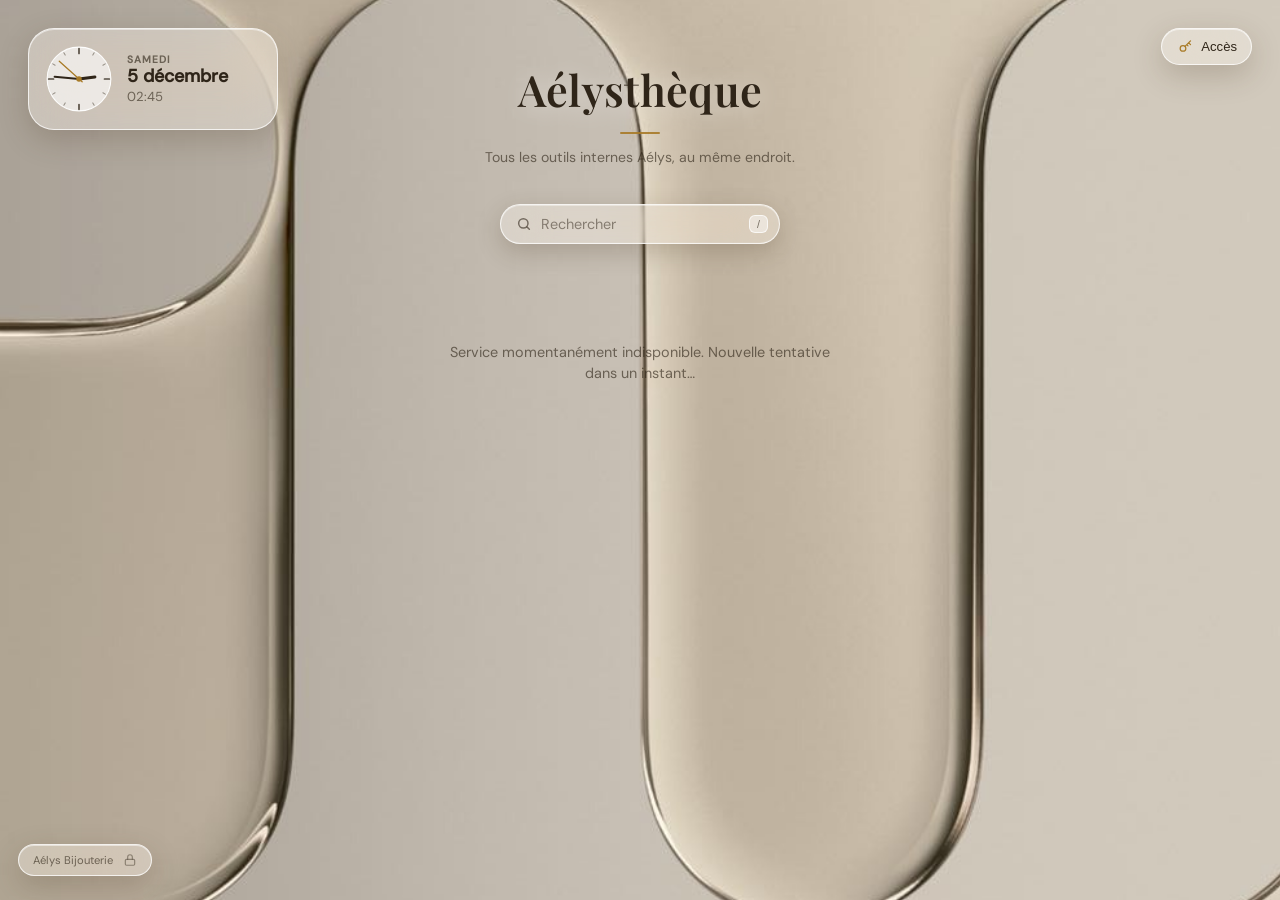
<file: index.html>
<!DOCTYPE html>
<html lang="fr">
<head>
<meta charset="UTF-8" />
<meta name="viewport" content="width=device-width, initial-scale=1.0" />
<meta name="theme-color" content="#cfc6b6" />
<title>Aélysthèque</title>
<meta name="description" content="Aélysthèque : tous les outils internes Aélys Bijouterie, au même endroit." />
<meta property="og:type" content="website" />
<meta property="og:title" content="Aélysthèque" />
<meta property="og:description" content="Tous les outils internes Aélys Bijouterie, au même endroit." />
<meta property="og:image" content="https://aelystheque.vercel.app/wallpaper.jpg" />
<meta name="twitter:card" content="summary" />
  <link rel="icon" type="image/x-icon" href="favicon.ico" />
  <link rel="icon" type="image/png" sizes="32x32" href="favicon-32x32.png" />
  <link rel="icon" type="image/png" sizes="16x16" href="favicon-16x16.png" />
  <link rel="apple-touch-icon" sizes="180x180" href="apple-touch-icon.png" />
<link rel="preload" href="fonts/playfair-display-61a96359.woff2" as="font" type="font/woff2" crossorigin />
<link rel="stylesheet" href="fonts/fonts.css" />
<style>
  :root {
    --ink: #2f2519;
    --ink-soft: rgba(47,37,25,.62);
    --glass: rgba(255,255,255,.34);
    --glass-edge: rgba(255,255,255,.75);
    --gold-light: #A87B27;
    --shadow: 70,52,28;
  }
  * { box-sizing: border-box; -webkit-tap-highlight-color: transparent; }
  html { -webkit-text-size-adjust: 100%; color-scheme: light; }
  body {
    margin: 0;
    min-height: 100vh;
    background: #cfc6b6;
    font-family: -apple-system, BlinkMacSystemFont, 'SF Pro Display', 'SF Pro Text', 'Segoe UI', 'DM Sans', sans-serif;
    color: var(--ink);
    -webkit-font-smoothing: antialiased;
  }
  [hidden] { display: none !important; }
  .glass {
    border: 1px solid var(--glass-edge);
    background: var(--glass);
    -webkit-backdrop-filter: blur(24px) saturate(1.8); backdrop-filter: blur(24px) saturate(1.8);
    box-shadow: inset 0 1px 0 rgba(255,255,255,.5), 0 10px 30px rgba(var(--shadow),.22);
  }

  /* ── Fond d'écran Apple « champagne » + parallaxe ────────────── */
  .wallpaper { position: fixed; inset: -26px; z-index: -1; background-color: #cfc6b6;
    background-image: url("wallpaper.jpg");
    background-size: cover; background-position: center; background-repeat: no-repeat;
    transform: translate3d(var(--px, 0px), var(--py, 0px), 0);
    transition: transform .8s cubic-bezier(.2,.7,.2,1); will-change: transform; }

  @media (max-width: 760px) {
    .wallpaper { background-image:
      radial-gradient(120% 70% at 85% 0%, rgba(255,246,226,.75), transparent 60%),
      radial-gradient(90% 60% at 0% 100%, rgba(150,132,104,.35), transparent 65%),
      linear-gradient(160deg, #dcd1bd 0%, #cbbea6 50%, #b9a98b 100%); }
  }

  /* ── Widget heure (façon iPadOS) ─────────────────────────────── */
  .widget { position: fixed; top: 28px; left: 28px; z-index: 4; width: 250px; padding: 16px; border-radius: 26px; display: grid; gap: 12px; }
  .wd-top { display: flex; align-items: center; gap: 14px; }
  .wd-clock { width: 68px; height: 68px; flex: none; }
  .wd-clock .face { fill: rgba(255,255,255,.62); stroke: rgba(255,255,255,.95); stroke-width: 1; }
  .wd-clock .tick { stroke: rgba(47,37,25,.45); stroke-width: 1; stroke-linecap: round; }
  .wd-clock .tick.big { stroke: rgba(47,37,25,.8); stroke-width: 1.6; }
  .wd-clock .hand { transform-origin: 32px 32px; transition: transform .35s cubic-bezier(.4,2.2,.6,1); }
  .wd-clock .h, .wd-clock .m { stroke: #2f2519; stroke-linecap: round; }
  .wd-clock .s { stroke: #A87B27; stroke-width: 1.2; stroke-linecap: round; }
  .wd-day { font-size: .64rem; letter-spacing: .9px; text-transform: uppercase; color: var(--ink-soft); font-weight: 600; }
  .wd-date { font-size: 1.12rem; font-weight: 600; line-height: 1.15; }
  .wd-time { font-size: .82rem; color: var(--ink-soft); font-variant-numeric: tabular-nums; margin-top: 2px; }
  .wd-next { border-top: 1px solid rgba(255,255,255,.75); padding-top: 10px; font-size: .68rem; color: var(--ink-soft);
    display: flex; justify-content: space-between; align-items: baseline; gap: 8px; }
  .wd-next b { font-size: .95rem; font-weight: 600; color: var(--ink); font-variant-numeric: tabular-nums; }
  @media (max-width: 1180px) { .widget { display: none; } }

  /* ── En-tête ─────────────────────────────────────────────────── */
  header { padding: 60px 24px 6px; text-align: center; }
  header .wordmark {
    margin: 0;
    font-family: 'Playfair Display', serif;
    font-weight: 600;
    font-size: clamp(2rem, 5.5vw, 2.7rem);
    letter-spacing: .3px;
    text-shadow: 0 2px 24px rgba(255,255,255,.5);
  }
  header .rule { width: 40px; height: 2px; background: var(--gold-light); margin: 14px auto; border-radius: 2px; opacity: .9; }
  header p { margin: 0 auto; max-width: 380px; color: var(--ink-soft); font-size: .88rem; line-height: 1.4; }

  /* ── Recherche ───────────────────────────────────────────────── */
  .search-wrap { display: flex; justify-content: center; padding: 30px 24px 4px; }
  .sbox { position: relative; width: 100%; max-width: 280px; transition: max-width .3s cubic-bezier(.2,.8,.2,1); }
  .sbox:focus-within { max-width: 360px; }
  .sbox kbd { position: absolute; right: 12px; top: 50%; transform: translateY(-50%); pointer-events: none;
    font: 500 .68rem -apple-system, BlinkMacSystemFont, 'SF Pro Text', 'Segoe UI', sans-serif; color: var(--ink-soft);
    padding: 2px 7px; border-radius: 6px; background: rgba(255,255,255,.45); border: 1px solid rgba(255,255,255,.7); }
  .sbox:focus-within kbd { display: none; }
  #search {
    width: 100%;
    padding: 10px 16px 10px 40px;
    border-radius: 999px;
    border: 1px solid var(--glass-edge);
    background:
      url("data:image/svg+xml;utf8,<svg xmlns='http://www.w3.org/2000/svg' viewBox='0 0 24 24' fill='none' stroke='%232f2519' stroke-opacity='.6' stroke-width='2.2' stroke-linecap='round'><circle cx='11' cy='11' r='7'/><path d='m20 20-3.5-3.5'/></svg>") no-repeat 15px 50% / 16px,
      var(--glass);
    -webkit-backdrop-filter: blur(24px) saturate(1.8); backdrop-filter: blur(24px) saturate(1.8);
    box-shadow: inset 0 1px 0 rgba(255,255,255,.38), inset 0 -1px 0 rgba(255,255,255,.06), 0 8px 24px rgba(var(--shadow),.22);
    font: 400 .9rem -apple-system, BlinkMacSystemFont, 'SF Pro Text', 'Segoe UI', 'DM Sans', sans-serif;
    color: var(--ink);
    outline: none;
    transition: background-color .2s ease, box-shadow .2s ease;
  }
  #search::placeholder { color: rgba(47,37,25,.5); }
  #search:focus { box-shadow: inset 0 1px 0 rgba(255,255,255,.5), 0 0 0 3px rgba(255,255,255,.18), 0 10px 30px rgba(var(--shadow),.28); }

  /* ── À la une : nouveautés et prochaine sortie ───────────────── */
  .banner { width: calc(100% - 48px); max-width: 560px; margin: 16px auto 0; padding: 10px 18px; border-radius: 18px; text-align: center; font-size: .84rem; line-height: 1.4; color: var(--ink); }
  .news { display: flex; justify-content: center; flex-wrap: wrap; gap: 8px; padding: 16px 24px 0; min-height: 16px; }
  .pill { display: inline-flex; align-items: center; gap: 7px; padding: 6px 13px; border-radius: 999px; font-size: .74rem; font-weight: 500;
    color: var(--ink); text-decoration: none; }
  .pill.new { position: relative; overflow: hidden; }
  .pill.new::before { content: "✦"; color: #A87B27; }
  .pill.new::after { content: ""; position: absolute; inset: 0; transform: translateX(-120%);
    background: linear-gradient(100deg, transparent 30%, rgba(255,255,255,.85) 50%, transparent 70%);
    animation: shimmer 3.4s ease-in-out infinite; }
  .pill.soon::before { content: "◷"; color: var(--ink-soft); }
  @keyframes shimmer { 0%, 55% { transform: translateX(-120%); } 100% { transform: translateX(120%); } }

  /* ── Grille Launchpad ────────────────────────────────────────── */
  main { max-width: 860px; margin: 0 auto; padding: 38px 24px 110px; }
  .grid {
    display: flex; flex-wrap: wrap; justify-content: center;
    gap: 40px 14px;
  }
  .tool {
    display: flex; flex-direction: column; align-items: center; gap: 9px;
    width: 100%; max-width: 112px; flex: none;
    text-decoration: none; color: inherit;
    user-select: none; -webkit-user-select: none; -webkit-touch-callout: none;
  }

  /* Apparition en vague, en diagonale, au premier affichage */
  .grid.intro .tool { opacity: 0; animation: wave .75s cubic-bezier(.2,.8,.2,1) forwards; animation-delay: var(--d, 0ms); }
  @keyframes wave {
    from { opacity: 0; transform: translateY(30px) scale(.8); filter: blur(7px); }
    60%  { filter: blur(0); }
    to   { opacity: 1; transform: none; filter: none; }
  }
  @media (prefers-reduced-motion: reduce) {
    .grid.intro .tool { animation: none; opacity: 1; }
    .tool.reveal .tool-icon, .pill.new::after { animation: none !important; }
    .wallpaper { transition: none; }
  }

  .ti { position: relative; line-height: 0; }

  /* Icône « liquid glass » */
  .tool-icon {
    width: 94px; height: 94px;
    border-radius: 27px;
    display: flex; align-items: center; justify-content: center;
    font-size: 2.4rem; line-height: 1;
    background: var(--tile-bg, linear-gradient(155deg, #4a6fa8, #1b2f55));
    position: relative; overflow: hidden;
    box-shadow:
      0 14px 30px rgba(var(--shadow),.38),
      0 2px 6px rgba(var(--shadow),.28),
      inset 0 0 0 1px rgba(255,255,255,.26),
      inset 0 1.5px 1px rgba(255,255,255,.6),
      inset 0 -12px 20px rgba(255,255,255,.07);
    transition: transform .25s cubic-bezier(.2,.8,.2,1), box-shadow .25s ease;
  }
  .tool-icon img { width: 100%; height: 100%; object-fit: cover; display: block; pointer-events: none; -webkit-user-drag: none; }
  .tool-icon::after {
    content: ""; position: absolute; inset: 0; border-radius: inherit; pointer-events: none; z-index: 3;
    background:
      radial-gradient(120% 75% at var(--mx, 25%) var(--my, -10%), rgba(255,255,255,.6), rgba(255,255,255,0) 58%),
      linear-gradient(180deg, rgba(255,255,255,.14), rgba(255,255,255,0) 40%);
    mix-blend-mode: soft-light;
  }
  .tool:hover .tool-icon {
    transform: translateY(-4px) scale(1.08);
    box-shadow: 0 22px 44px rgba(var(--shadow),.45), 0 4px 10px rgba(var(--shadow),.3),
      inset 0 0 0 1px rgba(255,255,255,.34), inset 0 1.5px 1px rgba(255,255,255,.7), inset 0 -12px 20px rgba(255,255,255,.1);
  }
  .tool:active .tool-icon { transform: scale(.93); transition-duration: .08s; }
  .tool-link:focus-visible .tool-icon { outline: 3px solid rgba(47,37,25,.45); outline-offset: 3px; }

  .tool-name { font-size: .8rem; font-weight: 500; text-align: center; line-height: 1.25; max-width: 108px; text-shadow: 0 1px 8px rgba(255,255,255,.55); }
  .tool-desc { font-size: .66rem; color: var(--ink-soft); text-align: center; line-height: 1.25; max-width: 108px;
    text-shadow: 0 1px 6px rgba(255,255,255,.5); margin-top: -5px; }

  /* Pastille « Nouveau » */
  .badge-new { position: absolute; top: -7px; right: -10px; z-index: 4; padding: 3px 8px; border-radius: 99px; line-height: 1.3;
    font-size: .54rem; font-weight: 700; letter-spacing: .7px; text-transform: uppercase; color: #fff;
    background: linear-gradient(180deg, #EBC06A, #A87B27);
    box-shadow: 0 4px 10px rgba(168,123,39,.5), inset 0 1px 0 rgba(255,255,255,.6); }

  /* ── Outil pas encore sorti ──────────────────────────────────── */
  .tool.locked { cursor: default; }
  .tool.locked:hover .tool-icon, .tool.locked:active .tool-icon { transform: none; }
  .tool-icon .teaser { position: absolute; inset: 0; width: 100%; height: 100%; object-fit: cover;
    filter: blur(8px) saturate(1.3); transform: scale(1.5); }
  .lock {
    position: absolute; inset: 0; z-index: 2;
    display: flex; flex-direction: column; align-items: center; justify-content: center; gap: 3px;
    background: rgba(var(--shadow),.40);
    -webkit-backdrop-filter: blur(3px) saturate(1.4); backdrop-filter: blur(3px) saturate(1.4);
    text-align: center; padding: 4px; color: #fff; transition: background .4s ease;
  }
  .lock .cd { font-size: .86rem; font-weight: 500; font-variant-numeric: tabular-nums; letter-spacing: .2px; line-height: 1.1; text-shadow: 0 1px 8px rgba(var(--shadow),.4); }
  .lock .at { font-size: .54rem; letter-spacing: .8px; text-transform: uppercase; opacity: .9; line-height: 1.2; }
  .lock svg { width: 14px; height: 14px; opacity: .92; }
  .lock.final { background: rgba(168,123,39,.55); }
  .lock.final .cd { animation: beat 1s ease-in-out infinite; }
  @keyframes beat { 0%, 100% { transform: scale(1); } 50% { transform: scale(1.22); } }
  .blur { filter: blur(5px); user-select: none; pointer-events: none; }

  /* Révélation en direct */
  .tool.reveal .tool-icon { animation: unveil 1.3s cubic-bezier(.2,.8,.2,1) both; }
  @keyframes unveil {
    0%   { filter: blur(14px) brightness(1.7); transform: scale(1.3); }
    55%  { filter: blur(0) brightness(1.25); transform: scale(1.08); }
    100% { filter: none; transform: none; }
  }
  .burst { position: fixed; width: 0; height: 0; z-index: 60; pointer-events: none; }
  .burst .ring { position: absolute; left: -48px; top: -48px; width: 96px; height: 96px; border-radius: 50%;
    border: 2px solid rgba(255,238,200,.95);
    box-shadow: 0 0 34px rgba(232,185,85,.85), inset 0 0 30px rgba(255,238,200,.7);
    animation: ring 1.2s cubic-bezier(.2,.7,.2,1) forwards; }
  .burst .ring.r2 { animation-delay: .18s; border-color: rgba(232,185,85,.8); }
  @keyframes ring { from { transform: scale(.3); opacity: 1; } to { transform: scale(3.6); opacity: 0; } }
  .burst .spark { position: absolute; left: -3px; top: -3px; width: 6px; height: 6px; border-radius: 50%;
    background: radial-gradient(circle, #fff, #E8B955); box-shadow: 0 0 10px #E8B955;
    animation: spark 1.2s cubic-bezier(.15,.7,.2,1) forwards; }
  @keyframes spark { from { transform: rotate(var(--a)) translateX(0) scale(1.2); opacity: 1; }
                     to   { transform: rotate(var(--a)) translateX(var(--r)) scale(.2); opacity: 0; } }
  .flash { position: fixed; inset: 0; z-index: 55; pointer-events: none; opacity: 0;
    background: radial-gradient(circle at var(--fx, 50%) var(--fy, 45%), rgba(255,244,214,.9), rgba(255,244,214,0) 60%); }
  .flash.go { animation: flash 1.6s ease-out; }
  @keyframes flash { 0% { opacity: 0; } 12% { opacity: 1; } 100% { opacity: 0; } }

  .empty { text-align: center; color: var(--ink-soft); font-size: .9rem; max-width: 380px; margin: 40px auto 0; line-height: 1.5; }

  /* ── Lien vidéo sous chaque app ──────────────────────────────── */
  .tool-link { display: flex; flex-direction: column; align-items: center; gap: 9px; width: 100%; color: inherit; text-decoration: none; }
  .vid-link { all: unset; box-sizing: border-box; cursor: pointer; display: inline-flex; align-items: center; gap: 5px; margin-top: 1px;
    padding: 4px 11px 4px 9px; border-radius: 999px; font: 500 .66rem -apple-system, BlinkMacSystemFont, 'SF Pro Text', 'Segoe UI', sans-serif;
    color: var(--ink); white-space: nowrap;
    border: 1px solid var(--glass-edge); background: rgba(255,255,255,.5);
    -webkit-backdrop-filter: blur(14px) saturate(1.6); backdrop-filter: blur(14px) saturate(1.6);
    box-shadow: inset 0 1px 0 rgba(255,255,255,.6), 0 3px 10px rgba(var(--shadow),.14);
    transition: transform .15s ease, background .15s ease, color .15s ease; }
  .vid-link svg { width: 9px; height: 9px; fill: #A87B27; transition: fill .15s ease; }
  .vid-link:hover { transform: translateY(-1px); background: #A87B27; color: #fff; }
  .vid-link:hover svg { fill: #fff; }
  .vid-link:focus-visible { outline: 2px solid rgba(47,37,25,.5); outline-offset: 2px; }

  /* ── Lecteur vidéo ───────────────────────────────────────────── */
  .vmodal { position: fixed; inset: 0; z-index: 100; display: flex; align-items: center; justify-content: center; padding: 20px;
    background: rgba(30,22,12,.55); -webkit-backdrop-filter: blur(16px) saturate(1.2); backdrop-filter: blur(16px) saturate(1.2);
    animation: fadein .18s ease; }
  @keyframes fadein { from { opacity: 0; } to { opacity: 1; } }
  .vpanel { position: relative; width: min(980px, 100%); max-height: 100%; overflow: auto; padding: 14px; border-radius: 28px;
    background: rgba(255,255,255,.62); animation: pop .22s cubic-bezier(.2,.8,.2,1); }
  .vstage { aspect-ratio: 16 / 9; background: #000; border-radius: 18px; overflow: hidden; position: relative; }
  .vstage video, .vstage iframe { position: absolute; inset: 0; width: 100%; height: 100%; border: 0; background: #000; }
  .verr { position: absolute; inset: 0; display: flex; flex-direction: column; align-items: center; justify-content: center; gap: 10px;
    margin: 0; color: #fff; font-size: .9rem; text-align: center; padding: 20px; }
  .verr a { color: #EBC06A; }
  .vmeta { padding: 12px 6px 4px; display: flex; align-items: baseline; gap: 10px; flex-wrap: wrap; }
  .vmeta b { font-size: 1rem; font-weight: 600; }
  .vmeta span { font-size: .78rem; color: var(--ink-soft); }
  .vlist { display: flex; flex-wrap: wrap; gap: 8px; padding: 8px 4px 2px; }
  .vlist:empty { display: none; }
  .vlist button { all: unset; box-sizing: border-box; cursor: pointer; padding: 6px 14px; border-radius: 999px; font: 500 .76rem -apple-system, 'Segoe UI', sans-serif;
    background: rgba(255,255,255,.65); border: 1px solid var(--glass-edge); color: var(--ink); }
  .vlist button.on { background: linear-gradient(180deg, #EBC06A, #A87B27); color: #fff; }
  .vlist button:focus-visible { outline: 2px solid rgba(47,37,25,.5); outline-offset: 2px; }
  .vclose { position: absolute; top: 22px; right: 22px; z-index: 3; width: 34px; height: 34px; border-radius: 50%; cursor: pointer;
    border: 1px solid rgba(255,255,255,.5); background: rgba(20,14,8,.5); color: #fff; font-size: 1.25rem; line-height: 1;
    -webkit-backdrop-filter: blur(10px); backdrop-filter: blur(10px); }
  .vclose:hover { background: rgba(20,14,8,.75); }

  /* ── Onglet « Tutos » + bibliothèque ─────────────────────────── */
  .topbtns { position: fixed; top: 28px; right: 28px; z-index: 6; display: flex; gap: 10px; align-items: center; }
  .libbtn { position: relative; display: inline-flex; align-items: center; gap: 8px; cursor: pointer;
    padding: 10px 14px 10px 16px; border-radius: 999px; color: var(--ink);
    font: 500 .82rem -apple-system, BlinkMacSystemFont, 'SF Pro Text', 'Segoe UI', sans-serif; transition: transform .15s ease; }
  .libbtn:hover { transform: translateY(-1px); }
  .libbtn svg { width: 15px; height: 15px; fill: none; stroke: #A87B27; stroke-width: 2; stroke-linecap: round; stroke-linejoin: round; }
  .libbtn .libcount { min-width: 20px; padding: 1px 7px; border-radius: 99px; font-size: .68rem; font-weight: 700; text-align: center; color: #fff;
    background: linear-gradient(180deg, #EBC06A, #A87B27); }
  .cdot { display: none; width: 8px; height: 8px; border-radius: 50%; background: #2F9E5B; box-shadow: 0 0 0 2px rgba(255,255,255,.8); }
  #credBtn.unlocked .cdot { display: inline-block; }
  .libbtn:focus-visible, .libclose:focus-visible, .chip:focus-visible, .vcard:focus-visible { outline: 2px solid rgba(47,37,25,.55); outline-offset: 2px; }

  .libback { position: fixed; inset: 0; z-index: 69; background: rgba(30,22,12,.28); opacity: 0; visibility: hidden;
    -webkit-backdrop-filter: blur(3px); backdrop-filter: blur(3px); transition: opacity .3s ease, visibility 0s .3s; }
  .libback.open { opacity: 1; visibility: visible; transition: opacity .3s ease, visibility 0s; }
  .lib { position: fixed; top: 0; right: 0; bottom: 0; z-index: 70; width: min(640px, 100%); padding: 24px 22px 28px; overflow-y: auto;
    border-radius: 28px 0 0 28px; background: rgba(255,255,255,.64); visibility: hidden; transform: translateX(104%);
    transition: transform .4s cubic-bezier(.2,.8,.2,1), visibility 0s .4s; }
  .lib.open { visibility: visible; transform: none; transition: transform .4s cubic-bezier(.2,.8,.2,1), visibility 0s; }
  .libhead { display: flex; justify-content: space-between; align-items: flex-start; gap: 12px; margin-bottom: 16px; }
  .libhead h2 { margin: 0; font-family: 'Playfair Display', serif; font-size: 1.5rem; font-weight: 600; }
  .libhead p { margin: 4px 0 0; font-size: .8rem; color: var(--ink-soft); }
  .libclose { flex: none; width: 34px; height: 34px; border-radius: 50%; cursor: pointer; font-size: 1.25rem; line-height: 1; color: var(--ink);
    border: 1px solid var(--glass-edge); background: rgba(255,255,255,.6); }
  .libsearch { width: 100%; padding: 10px 16px; border-radius: 999px; border: 1px solid var(--glass-edge); background: rgba(255,255,255,.6);
    font: 400 .88rem -apple-system, BlinkMacSystemFont, 'SF Pro Text', 'Segoe UI', sans-serif; color: var(--ink); outline: none; }
  .libsearch:focus { box-shadow: 0 0 0 3px rgba(168,123,39,.25); }
  .chips { display: flex; flex-wrap: wrap; gap: 8px; margin: 14px 0 18px; }
  .chip { all: unset; box-sizing: border-box; cursor: pointer; padding: 6px 14px; border-radius: 999px; font: 500 .76rem -apple-system, 'Segoe UI', sans-serif;
    background: rgba(255,255,255,.62); border: 1px solid var(--glass-edge); color: var(--ink); }
  .chip.on { background: linear-gradient(180deg, #EBC06A, #A87B27); color: #fff; }
  .libgrid { display: grid; grid-template-columns: repeat(auto-fill, minmax(230px, 1fr)); gap: 18px 16px; }
  .vcard { all: unset; box-sizing: border-box; cursor: pointer; display: block; border-radius: 16px; }
  .vthumb { position: relative; aspect-ratio: 16 / 9; border-radius: 16px; overflow: hidden; display: flex; align-items: center; justify-content: center;
    background: var(--tile-bg, linear-gradient(155deg, #223354, #0d1a2e)); font-size: 2.2rem;
    box-shadow: 0 8px 20px rgba(var(--shadow),.25), inset 0 0 0 1px rgba(255,255,255,.3); transition: transform .2s cubic-bezier(.2,.8,.2,1), box-shadow .2s ease; }
  .vthumb > img:not(.vfi) { position: absolute; inset: 0; width: 100%; height: 100%; object-fit: cover; }
  .vthumb .vfi { width: 46px; height: 46px; border-radius: 12px; object-fit: cover; box-shadow: 0 4px 12px rgba(0,0,0,.3); }
  .vplay { position: absolute; width: 46px; height: 46px; border-radius: 50%; display: flex; align-items: center; justify-content: center;
    background: rgba(255,255,255,.55); border: 1px solid rgba(255,255,255,.85); box-shadow: 0 4px 14px rgba(0,0,0,.25);
    -webkit-backdrop-filter: blur(10px); backdrop-filter: blur(10px); transition: transform .2s ease, background .2s ease; }
  .vplay svg { width: 16px; height: 16px; fill: var(--ink); margin-left: 2px; }
  .vdur { position: absolute; right: 8px; bottom: 8px; padding: 2px 7px; border-radius: 6px; font-size: .68rem; font-weight: 600; color: #fff;
    background: rgba(20,14,8,.65); font-variant-numeric: tabular-nums; }
  .vcard:hover .vthumb { transform: translateY(-3px); box-shadow: 0 16px 32px rgba(var(--shadow),.32), inset 0 0 0 1px rgba(255,255,255,.4); }
  .vcard:hover .vplay { transform: scale(1.12); background: #A87B27; }
  .vcard:hover .vplay svg { fill: #fff; }
  .vct { margin: 9px 2px 0; font-size: .86rem; font-weight: 600; line-height: 1.25; }
  .vcs { margin: 2px 2px 0; font-size: .72rem; color: var(--ink-soft); }
  @media (max-width: 640px) { .topbtns { top: 14px; right: 14px; } .lib { border-radius: 0; } }

  /* ── Onglet « Accès » : identifiants par magasin ─────────────── */
  .credgate { margin-top: 18px; display: flex; flex-direction: column; gap: 12px; max-width: 360px; }
  .credgate .cin { width: 100%; padding: 12px 18px; border-radius: 999px; border: 1px solid var(--glass-edge); background: rgba(255,255,255,.7);
    font: 400 .95rem -apple-system, BlinkMacSystemFont, 'SF Pro Text', 'Segoe UI', sans-serif; color: var(--ink); outline: none; }
  .credgate .cin:focus { box-shadow: 0 0 0 3px rgba(168,123,39,.25); }
  .cbtn { all: unset; box-sizing: border-box; cursor: pointer; padding: 10px 20px; border-radius: 999px; text-align: center; color: #fff;
    font: 600 .85rem -apple-system, BlinkMacSystemFont, 'SF Pro Text', 'Segoe UI', sans-serif; background: linear-gradient(180deg, #EBC06A, #A87B27); }
  .cbtn:disabled { opacity: .6; cursor: default; }
  .cbtn:focus-visible, .cmini:focus-visible, .clink:focus-visible { outline: 2px solid rgba(47,37,25,.55); outline-offset: 2px; }
  .cerr { min-height: 1.2em; font-size: .8rem; color: #B3402F; }
  .cnote { font-size: .72rem; color: var(--ink-soft); line-height: 1.45; }
  .clink { all: unset; cursor: pointer; font-size: .76rem; color: var(--ink-soft); text-decoration: underline; }
  .credtop { display: flex; align-items: center; justify-content: space-between; gap: 10px; margin-bottom: 12px; }
  .credtop b { font-size: .86rem; }
  .cwarn { margin: 0 0 12px; padding: 10px 14px; border-radius: 14px; font-size: .78rem; line-height: 1.45; color: var(--ink);
    background: rgba(235,192,106,.28); border: 1px solid rgba(168,123,39,.35); }
  .clist { display: flex; flex-direction: column; gap: 12px; margin-top: 14px; }
  .ccard { padding: 14px 16px; border-radius: 18px; background: rgba(255,255,255,.62); border: 1px solid var(--glass-edge); }
  .chead { display: flex; align-items: center; gap: 10px; margin-bottom: 8px; }
  .cicon { flex: none; width: 36px; height: 36px; border-radius: 10px; display: flex; align-items: center; justify-content: center; overflow: hidden;
    font-size: 1.1rem; background: var(--tile-bg, linear-gradient(155deg, #223354, #0d1a2e)); box-shadow: inset 0 0 0 1px rgba(255,255,255,.3); }
  .cicon img { width: 100%; height: 100%; object-fit: cover; }
  .chead .cname { flex: 1; min-width: 0; font-weight: 600; font-size: .95rem; }
  .copen { font-size: .72rem; color: #A87B27; text-decoration: none; font-weight: 600; }
  .crow { display: flex; align-items: center; gap: 8px; padding: 6px 0; border-top: 1px solid rgba(47,37,25,.08); }
  .crow .k { flex: none; width: 92px; font-size: .72rem; color: var(--ink-soft); }
  .crow .v { flex: 1; min-width: 0; font: 500 .88rem ui-monospace, 'SF Mono', Consolas, monospace; word-break: break-all; }
  .cmini { all: unset; box-sizing: border-box; cursor: pointer; flex: none; padding: 4px 10px; border-radius: 999px; font-size: .7rem; font-weight: 600;
    background: rgba(255,255,255,.7); border: 1px solid var(--glass-edge); color: var(--ink); }
  .cmini:hover { background: #A87B27; color: #fff; }
  .cnotetxt { margin-top: 6px; font-size: .74rem; color: var(--ink-soft); }

  /* ── Pied ────────────────────────────────────────────────────── */
  footer { position: fixed; left: 18px; bottom: 24px; z-index: 9; display: flex; align-items: center; gap: 10px;
    padding: 8px 14px; border-radius: 999px; white-space: nowrap; font-size: .7rem; color: var(--ink-soft); }
  footer button, footer a { display: inline-flex; color: inherit; opacity: .7; background: none; border: 0; padding: 0; cursor: pointer; transition: opacity .15s ease; }
  footer button:hover, footer a:hover, footer button:focus-visible, footer a:focus-visible { opacity: 1; }
  footer svg { width: 14px; height: 14px; }
  @media (max-width: 760px) { footer .label { display: none; } }

  /* ── Menu contextuel ─────────────────────────────────────────── */
  .ctx { position: fixed; z-index: 80; min-width: 220px; padding: 6px; border-radius: 14px; display: flex; flex-direction: column;
    background: rgba(255,255,255,.72); animation: pop .14s ease; transform-origin: top left; }
  .ctx button { all: unset; box-sizing: border-box; display: block; width: 100%; padding: 7px 12px; border-radius: 8px; cursor: default;
    font: 400 .82rem -apple-system, BlinkMacSystemFont, 'SF Pro Text', 'Segoe UI', sans-serif; color: var(--ink); }
  .ctx button:hover:not(:disabled), .ctx button:focus-visible { background: #A87B27; color: #fff; }
  .ctx button:disabled { color: rgba(47,37,25,.4); }
  .ctx .sep { height: 1px; margin: 5px 8px; background: rgba(47,37,25,.12); }
  @keyframes pop { from { opacity: 0; transform: scale(.96); } to { opacity: 1; transform: none; } }

  .toast { position: fixed; left: 50%; bottom: 100px; transform: translate(-50%, 12px); z-index: 90; opacity: 0; pointer-events: none;
    padding: 9px 18px; border-radius: 999px; font-size: .8rem; color: #fff; background: rgba(47,37,25,.86); transition: opacity .25s, transform .25s; }
  .toast.show { opacity: 1; transform: translate(-50%, 0); }

  @media (max-width: 420px) {
    .grid { gap: 34px 8px; }
    .tool { max-width: 100px; }
    .tool-icon { width: 80px; height: 80px; border-radius: 23px; }
  }
</style>
</head>
<body>

<div class="wallpaper" id="wall" aria-hidden="true"></div>
<div class="flash" id="flash" aria-hidden="true"></div>

<div class="topbtns">
  <button class="libbtn glass" id="credBtn" type="button" aria-expanded="false" aria-controls="cred">
    <svg viewBox="0 0 24 24" aria-hidden="true"><circle cx="8" cy="15" r="4.5"/><path d="M11.2 11.8 20 3m-3 3 3 3m-6-0 2 2"/></svg>
    Accès<span class="cdot" aria-hidden="true"></span>
  </button>
  <button class="libbtn glass" id="libBtn" type="button" aria-expanded="false" aria-controls="lib" hidden>
    <svg viewBox="0 0 24 24" aria-hidden="true"><circle cx="12" cy="12" r="9.5"/><path d="M10 8.5v7l6-3.5z"/></svg>
    Tutos <span class="libcount" id="libCount">0</span>
  </button>
</div>

<aside class="widget glass" id="widget" aria-label="Heure">
  <div class="wd-top">
    <svg class="wd-clock" viewBox="0 0 64 64" aria-hidden="true">
      <circle class="face" cx="32" cy="32" r="30"/>
      <g id="ticks"></g>
      <g class="hand" id="hH"><line class="h" x1="32" y1="32" x2="32" y2="17" stroke-width="3"/></g>
      <g class="hand" id="hM"><line class="m" x1="32" y1="32" x2="32" y2="9" stroke-width="2"/></g>
      <g class="hand" id="hS"><line class="s" x1="32" y1="36" x2="32" y2="7"/></g>
      <circle cx="32" cy="32" r="2.6" fill="#A87B27"/>
    </svg>
    <div>
      <div class="wd-day" id="wdDay"></div>
      <div class="wd-date" id="wdDate"></div>
      <div class="wd-time" id="wdTime"></div>
    </div>
  </div>
  <div class="wd-next" id="wdNext" hidden><span>Prochaine sortie</span><b id="wdCd">--:--:--</b></div>
</aside>

<header>
  <h1 class="wordmark">Aélysthèque</h1>
  <div class="rule"></div>
  <p>Tous les outils internes Aélys, au même endroit.</p>
</header>

<div class="search-wrap">
  <div class="sbox">
    <input id="search" type="search" placeholder="Rechercher" autocomplete="off" aria-label="Rechercher un outil" />
    <kbd>/</kbd>
  </div>
</div>

<div class="banner glass" id="banner" role="status" hidden></div>
<div class="news" id="news" aria-live="polite"></div>

<main>
  <div id="grid" class="grid"></div>
  <p id="emptyMsg" class="empty" style="display:none;"></p>
</main>

<footer class="glass">
  <span class="label">Aélys Bijouterie</span>
  <a href="admin.html" aria-label="Administration" title="Administration">
    <svg viewBox="0 0 24 24" fill="none" stroke="currentColor" stroke-width="2" stroke-linecap="round" stroke-linejoin="round"><rect x="4" y="11" width="16" height="10" rx="2"/><path d="M8 11V7a4 4 0 0 1 8 0v4"/></svg>
  </a>
</footer>

<div class="ctx glass" id="ctx" role="menu" hidden></div>
<div class="toast" id="toast" role="status"></div>
<div class="libback" id="libBack"></div>
<aside class="lib glass" id="lib" aria-label="Bibliothèque de tutos" aria-hidden="true" inert>
  <div class="libhead">
    <div><h2>Tutos vidéo</h2><p>Présentations et tutos de tous les outils Aélys.</p></div>
    <button class="libclose" id="libClose" type="button" aria-label="Fermer">×</button>
  </div>
  <input class="libsearch" id="libSearch" type="search" placeholder="Rechercher un tuto" autocomplete="off" aria-label="Rechercher un tuto" />
  <div class="chips" id="libChips"></div>
  <div class="libgrid" id="libGrid"></div>
</aside>

<div class="libback" id="credBack"></div>
<aside class="lib glass" id="cred" aria-label="Identifiants par magasin" aria-hidden="true" inert>
  <div class="libhead">
    <div><h2>Identifiants</h2><p id="credSub">Les accès aux applis de ton magasin.</p></div>
    <button class="libclose" id="credClose" type="button" aria-label="Fermer">×</button>
  </div>
  <form class="credgate" id="credGate" autocomplete="off">
    <input class="cin" id="credCode" type="password" placeholder="Code du magasin" aria-label="Code du magasin" autocomplete="off" />
    <button class="cbtn" id="credGo" type="submit">Afficher mes identifiants</button>
    <div class="cerr" id="credErr" role="alert"></div>
    <div class="cnote">Le code de ton magasin t’a été donné par la direction. Seuls les identifiants de ton magasin s’affichent. Code oublié ? Demande-le à ta direction.</div>
  </form>
  <div id="credView" hidden>
    <div class="credtop"><b id="credStore"></b><button class="clink" id="credLock" type="button">Verrouiller</button></div>
    <p class="cwarn">ℹ️ Si un mot de passe ne fonctionne pas, c’est qu’il a été changé par l’équipe du magasin : je n’ai pas le nouveau mot de passe.</p>
    <input class="libsearch" id="credSearch" type="search" placeholder="Rechercher une appli" autocomplete="off" aria-label="Rechercher une appli" />
    <div class="clist" id="credList"></div>
  </div>
</aside>

<div class="vmodal" id="vmodal" role="dialog" aria-modal="true" aria-label="Vidéo" hidden>
  <div class="vpanel glass">
    <button class="vclose" id="vclose" type="button" aria-label="Fermer la vidéo">×</button>
    <div class="vstage" id="vstage"></div>
    <div class="vmeta"><b id="vtitle"></b><span id="vtool"></span></div>
    <div class="vlist" id="vlist"></div>
  </div>
</div>

<script src="config.js"></script>
<script>
  const CFG = window.AELYS_CONFIG || {};
  const CACHE_KEY = 'aelytheque.tools.v1';
  const NEW_DAYS = 7;
  const $ = id => document.getElementById(id);
  const grid = $('grid'), searchEl = $('search');

  let tools = [];
  let general = [];          // tutos non liés à un outil
  let offset = 0;            // horloge serveur - horloge de l'appareil
  let reloading = false;
  let loadFailed = false;
  let banner = '';
  let introDone = false;
  let lastHtml = '';
  let lockedPrev = new Set();
  let releaseTimer = null;

  // ── Utilitaires ─────────────────────────────────────────────────

  function escapeHtml(s) {
    return String(s == null ? '' : s).replace(/[&<>"']/g, c => ({'&':'&amp;','<':'&lt;','>':'&gt;','"':'&quot;',"'":'&#39;'}[c]));
  }
  function safeUrl(u) {
    if (!u) return '#';
    return /^(https?:\/\/|\/|\.\/|[\w-]+\.[\w]+$)/i.test(u) ? u : '#';
  }
  function shade(hex, amount) {
    const m = /^#?([0-9a-f]{6})$/i.exec(hex || '');
    if (!m) return null;
    const num = parseInt(m[1], 16);
    const ch = v => Math.max(0, Math.min(255, Math.round(v * amount)));
    return `#${[(num >> 16) & 255, (num >> 8) & 255, num & 255].map(v => ch(v).toString(16).padStart(2,'0')).join('')}`;
  }
  function tileBackground(color) {
    if (!/^#[0-9a-f]{6}$/i.test(color || '')) return null;
    return `linear-gradient(155deg, ${color}, ${shade(color, 0.62)})`;
  }
  const nowMs = () => Date.now() + offset;
  const pad = n => String(n).padStart(2, '0');

  function countdown(ms) {
    const s = Math.max(0, Math.floor(ms / 1000));
    const d = Math.floor(s / 86400), h = Math.floor((s % 86400) / 3600), m = Math.floor((s % 3600) / 60), x = s % 60;
    return d > 0 ? `${d}j ${pad(h)}h${pad(m)}` : `${pad(h)}:${pad(m)}:${pad(x)}`;
  }
  function releaseLabel(ms) {
    const d = new Date(ms), t = new Date(nowMs());
    const hm = `${pad(d.getHours())}:${pad(d.getMinutes())}`;
    return d.toDateString() === t.toDateString() ? `dès ${hm}` : `${pad(d.getDate())}/${pad(d.getMonth() + 1)} · ${hm}`;
  }
  function toast(msg) {
    const t = $('toast'); t.textContent = msg; t.classList.add('show');
    clearTimeout(toast.h); toast.h = setTimeout(() => t.classList.remove('show'), 2400);
  }
  function track(kind, ref) {
    if (!CFG.supabaseUrl || !ref || String(ref).startsWith('f')) return;
    try {
      fetch(`${CFG.supabaseUrl}/rest/v1/rpc/track`, {
        method: 'POST', keepalive: true,
        headers: { apikey: CFG.supabaseAnonKey, Authorization: `Bearer ${CFG.supabaseAnonKey}`, 'Content-Type': 'application/json' },
        body: JSON.stringify({ p_kind: kind, p_ref: String(ref) })
      }).catch(() => {});
    } catch (e) {}
  }
  const findTool = id => tools.find(t => t.id === id);
  const isNew = t => !t.locked && t.releaseAt && nowMs() >= t.releaseAt && nowMs() - t.releaseAt < NEW_DAYS * 864e5;

  // ── Chargement ──────────────────────────────────────────────────

  function normalize(t) {
    return {
      id: t.id, name: t.name, desc: t.descr != null ? t.descr : t.desc,
      url: t.url, icon: t.icon, image: t.image, color: t.color, teaser: t.teaser,
      locked: !!t.locked, releaseAt: t.release_at ? new Date(t.release_at).getTime() : null,
      videos: Array.isArray(t.videos) ? t.videos : []
    };
  }

  async function load() {
    try {
      if (!CFG.supabaseUrl || !CFG.supabaseAnonKey) throw new Error('config');
      const r = await fetch(`${CFG.supabaseUrl}/rest/v1/rpc/get_tools`, {
        method: 'POST',
        headers: { apikey: CFG.supabaseAnonKey, Authorization: `Bearer ${CFG.supabaseAnonKey}`, 'Content-Type': 'application/json' },
        body: '{}'
      });
      if (!r.ok) throw new Error('http ' + r.status);
      const data = await r.json();
      offset = new Date(data.now).getTime() - Date.now();
      tools = data.tools.map(normalize);
      general = Array.isArray(data.general) ? data.general : [];
      banner = typeof data.banner === 'string' ? data.banner : '';
      loadFailed = false;
      try { localStorage.setItem(CACHE_KEY, JSON.stringify(data)); } catch (e) {}
    } catch (e) {
      let cached = null;
      try { cached = JSON.parse(localStorage.getItem(CACHE_KEY)); } catch (e2) {}
      if (cached && cached.tools) {
        offset = new Date(cached.now).getTime() - Date.now();
        tools = cached.tools.map(normalize);
        general = Array.isArray(cached.general) ? cached.general : [];
        banner = typeof cached.banner === 'string' ? cached.banner : '';
      } else {
        tools = []; loadFailed = true;
        setTimeout(refresh, 15000);          // on réessaie tout seul
      }
    }
  }

  // ── Rendu de la grille ──────────────────────────────────────────

  const LOCK_SVG = '<svg viewBox="0 0 24 24" fill="none" stroke="currentColor" stroke-width="2" stroke-linecap="round" stroke-linejoin="round" aria-hidden="true"><rect x="4" y="11" width="16" height="10" rx="2"/><path d="M8 11V7a4 4 0 0 1 8 0v4"/></svg>';

  function iconInner(t) {
    return t.image ? `<img src="${escapeHtml(t.image)}" alt="" draggable="false" />` : escapeHtml(t.icon || '🔗');
  }
  function styleAttr(t) {
    const bg = tileBackground(t.color);
    return bg ? ` style="--tile-bg:${escapeHtml(bg)}"` : '';
  }

  function tileHtml(t, reveal) {
    const id = escapeHtml(t.id);
    if (t.locked && t.releaseAt) {
      const teaser = t.teaser ? `<img class="teaser" src="${escapeHtml(t.teaser)}" alt="" />` : '';
      return `
        <div class="tool locked" data-id="${id}" aria-disabled="true"${styleAttr(t)}>
          <div class="ti"><div class="tool-icon">
            ${teaser}
            <div class="lock" data-release="${t.releaseAt}">${LOCK_SVG}
              <span class="cd">--:--:--</span>
              <span class="at">${escapeHtml(releaseLabel(t.releaseAt))}</span>
            </div>
          </div></div>
          <div class="tool-name blur">${escapeHtml(t.name)}</div>
          <div class="tool-desc blur">${escapeHtml(t.desc)}</div>
        </div>`;
    }
    const badge = isNew(t) ? '<span class="badge-new">Nouveau</span>' : '';
    const desc = t.desc ? `<div class="tool-desc">${escapeHtml(t.desc)}</div>` : '';
    const n = (t.videos || []).length;
    const vlink = n ? `<button type="button" class="vid-link" data-vid="${id}" aria-label="${n > 1 ? n + ' vidéos' : 'Voir la vidéo'} : ${escapeHtml(t.name)}"><svg viewBox="0 0 10 10" aria-hidden="true"><path d="M2 .6v8.8L9.2 5z"/></svg>${n > 1 ? n + ' vidéos' : 'Voir la vidéo'}</button>` : '';
    return `
      <div class="tool${reveal ? ' reveal' : ''}" data-id="${id}"${styleAttr(t)}>
        <a class="tool-link" href="${escapeHtml(safeUrl(t.url))}" draggable="false">
          <div class="ti"><div class="tool-icon">${iconInner(t)}</div>${badge}</div>
          <div class="tool-name">${escapeHtml(t.name)}</div>
          ${desc}
        </a>${vlink}
      </div>`;
  }

  function renderGrid() {
    const emptyMsg = $('emptyMsg');
    const q = searchEl.value.trim().toLowerCase();
    const ordered = tools;
    const list = !q ? ordered : ordered.filter(t => !t.locked &&
      ((t.name || '').toLowerCase().includes(q) || (t.desc || '').toLowerCase().includes(q)));

    renderNews(); scheduleRelease(); renderLibBtn();
    { const bn = $('banner'); bn.textContent = banner; bn.hidden = !banner; }

    if (tools.length === 0 || list.length === 0) {
      grid.innerHTML = ''; lastHtml = '';
      emptyMsg.textContent = tools.length === 0 ? (loadFailed ? 'Service momentanément indisponible. Nouvelle tentative dans un instant…' : 'Aucun outil pour l’instant.') : 'Aucun outil ne correspond à cette recherche.';
      emptyMsg.style.display = 'block';
      return;
    }
    emptyMsg.style.display = 'none';

    const revealIds = tools.filter(t => !t.locked && lockedPrev.has(t.id)).map(t => t.id);
    lockedPrev = new Set(tools.filter(t => t.locked).map(t => t.id));
    const html = list.map(t => tileHtml(t, revealIds.includes(t.id))).join('');

    if (html !== lastHtml) {                 // ne recrée rien si rien n'a changé → pas d'animation rejouée
      lastHtml = html;
      grid.innerHTML = html;
      if (!introDone) { introDone = true; startIntro(); }
      if (revealIds.length) playReveal(revealIds);
    }
    tick();
  }

  // Apparition en vague : diagonale depuis le coin haut-gauche
  function startIntro() {
    if (matchMedia('(prefers-reduced-motion: reduce)').matches) return;
    const top0 = grid.children.length ? grid.children[0].offsetTop : 0;
    const cols = Math.max(1, [...grid.children].filter(c => c.offsetTop === top0).length);
    [...grid.children].forEach((el, i) => {
      el.style.setProperty('--d', (140 + (Math.floor(i / cols) + (i % cols)) * 85) + 'ms');
    });
    grid.classList.add('intro');
    setTimeout(() => grid.classList.remove('intro'), 2800);
  }

  // ── Nouveautés / prochaine sortie ───────────────────────────────

  function nextRelease() {
    return tools.filter(t => t.locked && t.releaseAt).map(t => t.releaseAt).sort((a, b) => a - b)[0] || null;
  }
  function renderNews() {
    const parts = tools.filter(isNew).slice(0, 2).map(t =>
      `<a class="pill new glass" href="${escapeHtml(safeUrl(t.url))}">Nouveau · ${escapeHtml(t.name)}</a>`);
    const nxt = nextRelease();
    if (nxt) parts.push(`<span class="pill soon glass">Bientôt · ${escapeHtml(releaseLabel(nxt))}</span>`);
    const html = parts.join('');
    if ($('news').dataset.h !== html) { $('news').innerHTML = html; $('news').dataset.h = html; }
  }

  // ── Révélation en direct ────────────────────────────────────────

  function playReveal(ids) {
    ids.forEach((id, k) => setTimeout(() => {
      const el = grid.querySelector(`.tool[data-id="${CSS.escape(id)}"]`); if (!el) return;
      el.scrollIntoView({ block: 'center', behavior: 'smooth' });
      setTimeout(() => {
        const r = el.querySelector('.tool-icon').getBoundingClientRect();
        burst(r.left + r.width / 2, r.top + r.height / 2);
      }, 260);
      const t = findTool(id); if (t) toast(`✦ Nouveau : ${t.name}`);
    }, 80 + k * 700));
  }
  function burst(x, y) {
    const fl = $('flash');
    fl.style.setProperty('--fx', (x / innerWidth * 100) + '%'); fl.style.setProperty('--fy', (y / innerHeight * 100) + '%');
    fl.classList.remove('go'); void fl.offsetWidth; fl.classList.add('go');
    const b = document.createElement('div');
    b.className = 'burst'; b.style.left = x + 'px'; b.style.top = y + 'px';
    let h = '<i class="ring"></i><i class="ring r2"></i>';
    for (let i = 0; i < 18; i++) h += `<i class="spark" style="--a:${i * 20 + Math.random() * 14}deg;--r:${70 + Math.random() * 90}px;animation-delay:${Math.random() * .15}s"></i>`;
    b.innerHTML = h; document.body.appendChild(b); setTimeout(() => b.remove(), 1900);
  }

  // ── Horloge, compte à rebours, widget ───────────────────────────

  function buildTicks() {
    let h = '';
    for (let i = 0; i < 12; i++) {
      const big = i % 3 === 0, a = i * 30 * Math.PI / 180, r1 = big ? 24 : 26, r2 = 28.5;
      h += `<line class="tick${big ? ' big' : ''}" x1="${(32 + Math.sin(a) * r1).toFixed(2)}" y1="${(32 - Math.cos(a) * r1).toFixed(2)}" x2="${(32 + Math.sin(a) * r2).toFixed(2)}" y2="${(32 - Math.cos(a) * r2).toFixed(2)}"/>`;
    }
    $('ticks').innerHTML = h;
  }
  function updateWidget(n) {
    const d = new Date(n), local = n - d.getTimezoneOffset() * 6e4;
    $('hH').style.transform = `rotate(${local / 36e5 * 30}deg)`;
    $('hM').style.transform = `rotate(${local / 6e4 * 6}deg)`;
    $('hS').style.transform = `rotate(${Math.floor(local / 1000) * 6}deg)`;
    $('wdDay').textContent = d.toLocaleDateString('fr-FR', { weekday: 'long' });
    $('wdDate').textContent = d.toLocaleDateString('fr-FR', { day: 'numeric', month: 'long' });
    $('wdTime').textContent = d.toLocaleTimeString('fr-FR', { hour: '2-digit', minute: '2-digit' });
    const nxt = nextRelease();
    $('wdNext').hidden = !nxt;
    if (nxt) $('wdCd').textContent = countdown(nxt - n);
  }

  function tick() {
    const n = nowMs();
    let expired = false;
    document.querySelectorAll('.lock[data-release]').forEach(el => {
      const left = Number(el.dataset.release) - n;
      el.querySelector('.cd').textContent = countdown(left);
      el.classList.toggle('final', left > 0 && left <= 10000);   // dernières 10 s : ça pulse
      if (left <= 0) expired = true;
    });
    updateWidget(n);
    // L'heure est passée : on redemande la liste au serveur (c'est lui qui décide).
    if (expired && !reloading) {
      reloading = true;
      refresh().finally(() => setTimeout(() => { reloading = false; }, 700));
    }
  }
  function scheduleRelease() {      // réveil à la milliseconde près, sans attendre le tick suivant
    clearTimeout(releaseTimer);
    const nxt = nextRelease();
    if (nxt) releaseTimer = setTimeout(tick, Math.max(0, nxt - nowMs()) + 40);
  }

  async function refresh() { await load(); renderGrid(); }

  // ── Clic droit ──────────────────────────────────────────────────

  const ctx = $('ctx');
  function closeCtx() { ctx.hidden = true; ctx.innerHTML = ''; }
  function openCtx(x, y, items) {
    ctx.innerHTML = '';
    items.forEach(it => {
      if (it === '-') { const s = document.createElement('div'); s.className = 'sep'; ctx.appendChild(s); return; }
      const b = document.createElement('button');
      b.type = 'button'; b.setAttribute('role', 'menuitem'); b.textContent = it.label; b.disabled = !!it.disabled;
      b.addEventListener('click', () => { closeCtx(); if (it.fn) it.fn(); });
      ctx.appendChild(b);
    });
    ctx.hidden = false;
    const r = ctx.getBoundingClientRect();
    ctx.style.left = Math.max(8, Math.min(x, innerWidth - r.width - 8)) + 'px';
    ctx.style.top = Math.max(8, Math.min(y, innerHeight - r.height - 8)) + 'px';
  }

  document.addEventListener('contextmenu', e => {
    if (/^(input|textarea)$/i.test(e.target.tagName || '')) return;
    e.preventDefault();
    const el = e.target.closest('.tool');
    const t = el && findTool(el.dataset.id);
    if (t && t.locked) {
      openCtx(e.clientX, e.clientY, [{ label: t.releaseAt ? `Disponible ${releaseLabel(t.releaseAt)}` : 'Bientôt disponible', disabled: true }]);
    } else if (t) {
      const abs = new URL(safeUrl(t.url), location.href).href;
      openCtx(e.clientX, e.clientY, [
        { label: 'Ouvrir', fn: () => { location.href = abs; } },
        { label: 'Ouvrir dans un nouvel onglet', fn: () => window.open(abs, '_blank', 'noopener') },
        ...(t.videos && t.videos.length ? [{ label: 'Voir la vidéo', fn: () => openVideos(t.id) }] : []),
        { label: 'Copier le lien', fn: () => { (navigator.clipboard ? navigator.clipboard.writeText(abs) : Promise.reject()).then(() => toast('Lien copié'), () => toast('Copie impossible')); } }
      ]);
    } else {
      openCtx(e.clientX, e.clientY, [{ label: 'Actualiser la liste', fn: () => { lastHtml = ''; refresh(); toast('Liste actualisée'); } }]);
    }
  });
  document.addEventListener('pointerdown', e => { if (!ctx.hidden && !ctx.contains(e.target)) closeCtx(); });
  addEventListener('scroll', closeCtx, { passive: true });
  addEventListener('resize', closeCtx);
  addEventListener('blur', closeCtx);

  // ── Clavier ─────────────────────────────────────────────────────

  searchEl.addEventListener('input', renderGrid);
  document.addEventListener('keydown', e => {
    const typing = /^(input|textarea)$/i.test((e.target.tagName || ''));
    if (e.key === 'Escape') { if (!vmodal.hidden) { closeVideos(); return; } if (lib.classList.contains('open')) { closeLib(); return; } if ($('cred').classList.contains('open')) { closeCred(); return; } if (!ctx.hidden) closeCtx(); return; }
    if ((e.key === '/' && !typing) || ((e.metaKey || e.ctrlKey) && e.key.toLowerCase() === 'k')) {
      e.preventDefault(); searchEl.focus(); searchEl.select();
    }
  });
  searchEl.addEventListener('keydown', e => {
    if (e.key === 'Escape') { searchEl.value = ''; searchEl.blur(); renderGrid(); }
    if (e.key === 'Enter') { const first = grid.querySelector('a.tool-link'); if (first) location.href = first.href; }
  });

  // ── Reflet de verre qui suit le pointeur + parallaxe du fond ────

  grid.addEventListener('click', e => { const a = e.target.closest('a.tool-link'); if (a) track('open', a.closest('.tool').dataset.id); });
  grid.addEventListener('pointermove', e => {
    const ic = e.target.closest && e.target.closest('.tool-icon'); if (!ic) return;
    const r = ic.getBoundingClientRect();
    ic.style.setProperty('--mx', ((e.clientX - r.left) / r.width * 100).toFixed(0) + '%');
    ic.style.setProperty('--my', ((e.clientY - r.top) / r.height * 100).toFixed(0) + '%');
  });
  if (matchMedia('(pointer: fine)').matches && !matchMedia('(prefers-reduced-motion: reduce)').matches) {
    const wall = $('wall');
    addEventListener('pointermove', e => {
      wall.style.setProperty('--px', (-(e.clientX / innerWidth - .5) * 26).toFixed(1) + 'px');
      wall.style.setProperty('--py', (-(e.clientY / innerHeight - .5) * 18).toFixed(1) + 'px');
    });
  }

  // ── Vidéos : lecteur + bibliothèque de tutos ────────────────────

  const vmodal = $('vmodal'), vstage = $('vstage');
  const lib = $('lib'), libBack = $('libBack');
  let vState = null, vOpener = null;
  const warmed = new Map();

  // Fichier MP4/WebM → lecteur natif ; YouTube / Vimeo / Loom → lecteur intégré
  function videoSource(url) {
    let m;
    if ((m = /(?:youtube\.com\/watch\?[^#]*v=|youtu\.be\/|youtube\.com\/embed\/|youtube\.com\/shorts\/)([\w-]{11})/.exec(url)))
      return { type: 'iframe', src: `https://www.youtube-nocookie.com/embed/${m[1]}?autoplay=1&rel=0&modestbranding=1&playsinline=1` };
    if ((m = /vimeo\.com\/(?:video\/)?(\d+)/.exec(url))) return { type: 'iframe', src: `https://player.vimeo.com/video/${m[1]}?autoplay=1` };
    if ((m = /loom\.com\/(?:share|embed)\/([a-f0-9]+)/i.exec(url))) return { type: 'iframe', src: `https://www.loom.com/embed/${m[1]}?autoplay=1` };
    return /^https?:\/\//i.test(url) ? { type: 'video', src: url } : null;
  }

  // Préchauffage : dès que la souris approche, on ouvre la connexion et on charge l'image de couverture
  function warm(v) {
    if (!v) return;
    if (v.poster) new Image().src = v.poster;
    const s = videoSource(v.url);
    if (s && s.type === 'video' && !warmed.has(v.url)) {
      const el = document.createElement('video'); el.preload = 'metadata'; el.muted = true; el.src = s.src; warmed.set(v.url, el);
    }
  }

  function stopStage() {
    const v = vstage.querySelector('video');
    if (v) { v.pause(); v.removeAttribute('src'); v.load(); }
    vstage.innerHTML = '';
  }

  function playVideo(i) {
    const { label, items } = vState, v = items[i];
    vState.i = i; stopStage();
    $('vtitle').textContent = v.title || label;
    $('vtool').textContent = (v.toolName || label) + (items.length > 1 ? ` · ${i + 1}/${items.length}` : '');
    [...$('vlist').children].forEach((b, k) => b.classList.toggle('on', k === i));
    const s = videoSource(v.url);
    if (!s) { vstage.innerHTML = '<p class="verr">Lien vidéo invalide.</p>'; return; }
    if (s.type === 'iframe') {
      const f = document.createElement('iframe');
      f.src = s.src; f.title = v.title || label; f.allowFullscreen = true;
      f.allow = 'autoplay; fullscreen; picture-in-picture'; f.referrerPolicy = 'strict-origin-when-cross-origin';
      vstage.appendChild(f); return;
    }
    const el = document.createElement('video');
    el.controls = true; el.autoplay = true; el.playsInline = true; el.preload = 'auto';
    if (v.poster) el.poster = v.poster;
    el.src = s.src;
    el.addEventListener('ended', () => { if (vState && vState.i < items.length - 1) playVideo(vState.i + 1); });
    el.addEventListener('error', () => {
      vstage.innerHTML = '';
      const p = document.createElement('p'); p.className = 'verr'; p.textContent = 'Impossible de lire cette vidéo ici. ';
      const a = document.createElement('a'); a.href = s.src; a.target = '_blank'; a.rel = 'noopener'; a.textContent = 'Ouvrir dans un nouvel onglet';
      p.appendChild(a); vstage.appendChild(p);
    });
    vstage.appendChild(el);
    el.play().catch(() => {});                  // si le navigateur refuse l'autoplay, le bouton lecture reste là
  }

  // Lit une liste de vidéos à partir de la n-ième ; la suivante démarre à la fin
  function openList(label, items, start, opener) {
    if (!items.length) return;
    vState = { label, items, i: 0 }; vOpener = opener || null;
    const list = $('vlist'); list.innerHTML = '';
    if (items.length > 1 && items.length <= 8) items.forEach((v, k) => {
      const b = document.createElement('button'); b.type = 'button'; b.textContent = `${k + 1} · ${v.title || 'Vidéo ' + (k + 1)}`;
      b.addEventListener('click', () => { playVideo(k); track('video', items[k].id); }); list.appendChild(b);
    });
    vmodal.hidden = false; document.body.style.overflow = 'hidden';
    playVideo(start || 0);
    track('video', items[start || 0].id);
    $('vclose').focus({ preventScroll: true });
  }
  function openVideos(id, start, opener) {
    const t = findTool(id); if (!t || !t.videos || !t.videos.length) return;
    openList(t.name, t.videos.map(v => ({ ...v, toolName: t.name })), start, opener);
  }
  function closeVideos() {
    stopStage(); vmodal.hidden = true; document.body.style.overflow = ''; vState = null;
    if (vOpener && document.contains(vOpener)) vOpener.focus({ preventScroll: true });
    vOpener = null;
  }
  $('vclose').addEventListener('click', closeVideos);
  vmodal.addEventListener('pointerdown', e => { if (e.target === vmodal) closeVideos(); });

  // Lien vidéo sous une app
  grid.addEventListener('click', e => {
    const b = e.target.closest('.vid-link'); if (!b) return;
    e.preventDefault(); openVideos(b.dataset.vid, 0, b);
  });
  grid.addEventListener('pointerover', e => {
    const b = e.target.closest && e.target.closest('.vid-link');
    if (b) { const t = findTool(b.dataset.vid); warm(t && t.videos && t.videos[0]); }
  });

  // ── Onglet « Tutos » : bibliothèque de toutes les vidéos ────────

  let libFilter = 'all', libList = [];

  function libraryItems() {
    const out = general.map(v => ({ ...v, toolId: null, toolName: 'Général', icon: '🎓', color: '#A87B27' }));
    tools.filter(t => !t.locked).forEach(t => (t.videos || []).forEach(v =>
      out.push({ ...v, toolId: t.id, toolName: t.name, icon: t.icon, image: t.image, color: t.color })));
    return out;
  }
  function renderLibBtn() {
    const n = libraryItems().length;
    $('libBtn').hidden = n === 0;
    $('libCount').textContent = n;
    if (lib.classList.contains('open')) renderLib();
  }
  function renderLib() {
    const all = libraryItems(), q = $('libSearch').value.trim().toLowerCase();
    const owners = [];
    all.forEach(v => { const k = v.toolId || 'general'; if (!owners.some(o => o.k === k)) owners.push({ k, name: v.toolName }); });
    if (libFilter !== 'all' && !owners.some(o => o.k === libFilter)) libFilter = 'all';
    $('libChips').innerHTML = [{ k: 'all', name: 'Tout' }, ...owners].map(o =>
      `<button type="button" class="chip${o.k === libFilter ? ' on' : ''}" data-k="${escapeHtml(o.k)}">${escapeHtml(o.name)}</button>`).join('');
    libList = all.filter(v => (libFilter === 'all' || (v.toolId || 'general') === libFilter) &&
      (!q || (v.title || '').toLowerCase().includes(q) || v.toolName.toLowerCase().includes(q)));
    $('libGrid').innerHTML = libList.length ? libList.map((v, i) => {
      const bg = tileBackground(v.color);
      const media = v.poster ? `<img src="${escapeHtml(v.poster)}" alt="" loading="lazy" draggable="false" />`
        : (v.image ? `<img class="vfi" src="${escapeHtml(v.image)}" alt="" draggable="false" />` : escapeHtml(v.icon || '🔗'));
      const dur = v.duration != null ? `<span class="vdur">${Math.floor(v.duration / 60)}:${pad(v.duration % 60)}</span>` : '';
      return `<button type="button" class="vcard" data-i="${i}">
        <div class="vthumb"${bg ? ` style="--tile-bg:${escapeHtml(bg)}"` : ''}>${media}
          <span class="vplay"><svg viewBox="0 0 10 10" aria-hidden="true"><path d="M2 .6v8.8L9.2 5z"/></svg></span>${dur}</div>
        <div class="vct">${escapeHtml(v.title || 'Vidéo')}</div><div class="vcs">${escapeHtml(v.toolName)}</div>
      </button>`;
    }).join('') : '<p class="empty">Aucun tuto trouvé.</p>';
  }
  function openLib() {
    renderLib();
    lib.inert = false; lib.setAttribute('aria-hidden', 'false');
    lib.classList.add('open'); libBack.classList.add('open'); $('libBtn').setAttribute('aria-expanded', 'true');
    $('libClose').focus({ preventScroll: true });
  }
  function closeLib() {
    lib.classList.remove('open'); libBack.classList.remove('open'); $('libBtn').setAttribute('aria-expanded', 'false');
    lib.inert = true; lib.setAttribute('aria-hidden', 'true');
    $('libBtn').focus({ preventScroll: true });
  }
  $('libBtn').addEventListener('click', () => lib.classList.contains('open') ? closeLib() : openLib());
  $('libClose').addEventListener('click', closeLib);
  libBack.addEventListener('pointerdown', closeLib);
  $('libSearch').addEventListener('input', renderLib);
  $('libChips').addEventListener('click', e => {
    const b = e.target.closest('.chip'); if (!b) return;
    libFilter = b.dataset.k; renderLib();
  });
  $('libGrid').addEventListener('click', e => {
    const c = e.target.closest('.vcard'); if (!c) return;
    openList('Tutos', libList, Number(c.dataset.i), c);
  });
  $('libGrid').addEventListener('pointerover', e => {
    const c = e.target.closest && e.target.closest('.vcard'); if (c) warm(libList[Number(c.dataset.i)]);
  });

  // ── Onglet « Accès » : identifiants par magasin ─────────────────
  // Rien n'est stocké dans la page : le serveur ne renvoie que les identifiants du magasin dont on donne le code.

  const credEl = $('cred'), credBack = $('credBack');
  let credData = null, credCode = null, credTimer = null;
  const CRED_IDLE = 5 * 60 * 1000;               // verrouillage automatique 5 min après la fermeture
  const CRED_KEY = 'aelytheque.cred.v1';          // sessionStorage : s'efface à la fermeture de l'onglet

  async function fetchCreds(code) {
    const r = await fetch(`${CFG.supabaseUrl}/rest/v1/rpc/get_credentials`, {
      method: 'POST',
      headers: { apikey: CFG.supabaseAnonKey, Authorization: `Bearer ${CFG.supabaseAnonKey}`, 'Content-Type': 'application/json' },
      body: JSON.stringify({ p_code: code })
    });
    if (r.status === 404) throw new Error('Service pas encore activé (le SQL des identifiants n’a pas été lancé).');
    if (!r.ok) { let m = ''; try { m = (await r.json()).message || ''; } catch (e) {} throw new Error(m || 'Service indisponible, réessaie.'); }
    return r.json();
  }
  function showCredView() {
    $('credGate').hidden = true; $('credView').hidden = false;
    $('credBtn').classList.add('unlocked');
    $('credStore').textContent = '🏬 ' + credData.store;
    $('credSub').textContent = 'Les accès aux applis de ton magasin.';
    renderCred();
  }
  function showCredGate() {
    credData = null; credCode = null; clearTimeout(credTimer);
    $('credBtn').classList.remove('unlocked');
    try { sessionStorage.removeItem(CRED_KEY); } catch (e) {}
    $('credView').hidden = true; $('credGate').hidden = false;
    $('credCode').value = ''; $('credErr').textContent = ''; $('credList').innerHTML = ''; $('credSearch').value = '';
    $('credSub').textContent = 'Entre le code de ton magasin.';
  }
  function renderCred() {
    if (!credData) return;
    const q = $('credSearch').value.trim().toLowerCase();
    const items = credData.items.filter(c => !q || (c.app || '').toLowerCase().includes(q));
    $('credList').innerHTML = items.length ? items.map((c, i) => {
      const t = c.tool_id ? findTool(c.tool_id) : null;
      const bg = t ? tileBackground(t.color) : '';
      const ic = t && t.image ? `<img src="${escapeHtml(t.image)}" alt="" draggable="false" />` : escapeHtml((t && t.icon) || '🔑');
      const open = t && t.url ? `<a class="copen" href="${escapeHtml(safeUrl(t.url))}" target="_blank" rel="noopener">Ouvrir ↗</a>` : '';
      const row = (k, v, kind) => v ? `<div class="crow"><span class="k">${k}</span><span class="v" data-kind="${kind}">${kind === 'pw' ? '••••••••' : escapeHtml(v)}</span>
          ${kind === 'pw' ? '<button class="cmini" type="button" data-a="eye">Afficher</button>' : ''}<button class="cmini" type="button" data-a="copy">Copier</button></div>` : '';
      return `<div class="ccard" data-i="${credData.items.indexOf(c)}">
        <div class="chead"><div class="cicon"${bg ? ` style="--tile-bg:${escapeHtml(bg)}"` : ''}>${ic}</div><div class="cname">${escapeHtml(c.app)}</div>${open}</div>
        ${row('Identifiant', c.login, 'login')}${row('Mot de passe', c.password, 'pw')}
        ${c.note ? `<div class="cnotetxt">${escapeHtml(c.note)}</div>` : ''}
      </div>`;
    }).join('') : `<p class="empty">${q ? 'Aucune appli trouvée.' : 'Aucun identifiant pour ce magasin pour le moment.'}</p>`;
  }
  function copyText(txt) {
    const done = () => toast('Copié');
    if (navigator.clipboard && navigator.clipboard.writeText) navigator.clipboard.writeText(txt).then(done, () => fallbackCopy(txt, done));
    else fallbackCopy(txt, done);
  }
  function fallbackCopy(txt, done) {
    const ta = document.createElement('textarea'); ta.value = txt; ta.style.cssText = 'position:fixed;opacity:0';
    document.body.appendChild(ta); ta.select();
    try { document.execCommand('copy'); done(); } catch (e) { toast('Copie impossible : sélectionne le texte à la main.'); }
    ta.remove();
  }
  async function openCred() {
    clearTimeout(credTimer);
    credEl.inert = false; credEl.setAttribute('aria-hidden', 'false');
    credEl.classList.add('open'); credBack.classList.add('open'); $('credBtn').setAttribute('aria-expanded', 'true');
    if (!credData) {
      let saved = null; try { saved = sessionStorage.getItem(CRED_KEY); } catch (e) {}
      if (saved) {                                  // déjà déverrouillé dans cet onglet
        try { const d = await fetchCreds(saved); if (d) { credData = d; credCode = saved; showCredView(); return; } } catch (e) {}
        showCredGate();
      }
      $('credCode').focus({ preventScroll: true });
    } else $('credClose').focus({ preventScroll: true });
  }
  function closeCred() {
    credEl.classList.remove('open'); credBack.classList.remove('open'); $('credBtn').setAttribute('aria-expanded', 'false');
    credEl.inert = true; credEl.setAttribute('aria-hidden', 'true');
    $('credBtn').focus({ preventScroll: true });
    clearTimeout(credTimer); if (credData) credTimer = setTimeout(showCredGate, CRED_IDLE);
  }
  $('credBtn').addEventListener('click', () => credEl.classList.contains('open') ? closeCred() : openCred());
  $('credClose').addEventListener('click', closeCred);
  credBack.addEventListener('pointerdown', closeCred);
  $('credLock').addEventListener('click', () => { showCredGate(); $('credCode').focus({ preventScroll: true }); });
  $('credSearch').addEventListener('input', renderCred);
  $('credGate').addEventListener('submit', async e => {
    e.preventDefault();
    const code = $('credCode').value.trim(), btn = $('credGo'), err = $('credErr'); err.textContent = '';
    if (!code) { err.textContent = 'Entre le code de ton magasin.'; return; }
    btn.disabled = true; btn.textContent = 'Vérification…';
    try {
      const d = await fetchCreds(code);
      if (!d) { err.textContent = 'Code incorrect.'; $('credCode').select(); return; }
      credData = d; credCode = code;
      try { sessionStorage.setItem(CRED_KEY, code); } catch (e2) {}
      $('credCode').value = ''; showCredView();
    } catch (e2) { err.textContent = e2.message; }
    finally { btn.disabled = false; btn.textContent = 'Afficher mes identifiants'; }
  });
  $('credList').addEventListener('click', e => {
    const b = e.target.closest('button[data-a]'); if (!b || !credData) return;
    const card = b.closest('.ccard'), c = credData.items[Number(card.dataset.i)], row = b.closest('.crow'), v = row.querySelector('.v');
    if (b.dataset.a === 'copy') copyText(v.dataset.kind === 'pw' ? c.password : c.login);
    else if (b.dataset.a === 'eye') {
      const shown = v.dataset.shown === '1';
      v.textContent = shown ? '••••••••' : c.password; v.dataset.shown = shown ? '0' : '1'; b.textContent = shown ? 'Afficher' : 'Masquer';
    }
  });

  // ── Démarrage ───────────────────────────────────────────────────

  document.addEventListener('visibilitychange', () => { if (!document.hidden) refresh(); });
  setInterval(() => { if (!document.hidden) refresh(); }, 5 * 60 * 1000);
  buildTicks();
  setInterval(tick, 1000);
  try {                                            // copie locale d'abord : jamais d'écran vide
    const c = JSON.parse(localStorage.getItem(CACHE_KEY));
    if (c && c.tools) { offset = new Date(c.now).getTime() - Date.now(); tools = c.tools.map(normalize); general = Array.isArray(c.general) ? c.general : []; renderGrid(); }
  } catch (e) {}
  updateWidget(nowMs());
  refresh();
</script>

</body>
</html>
</file>
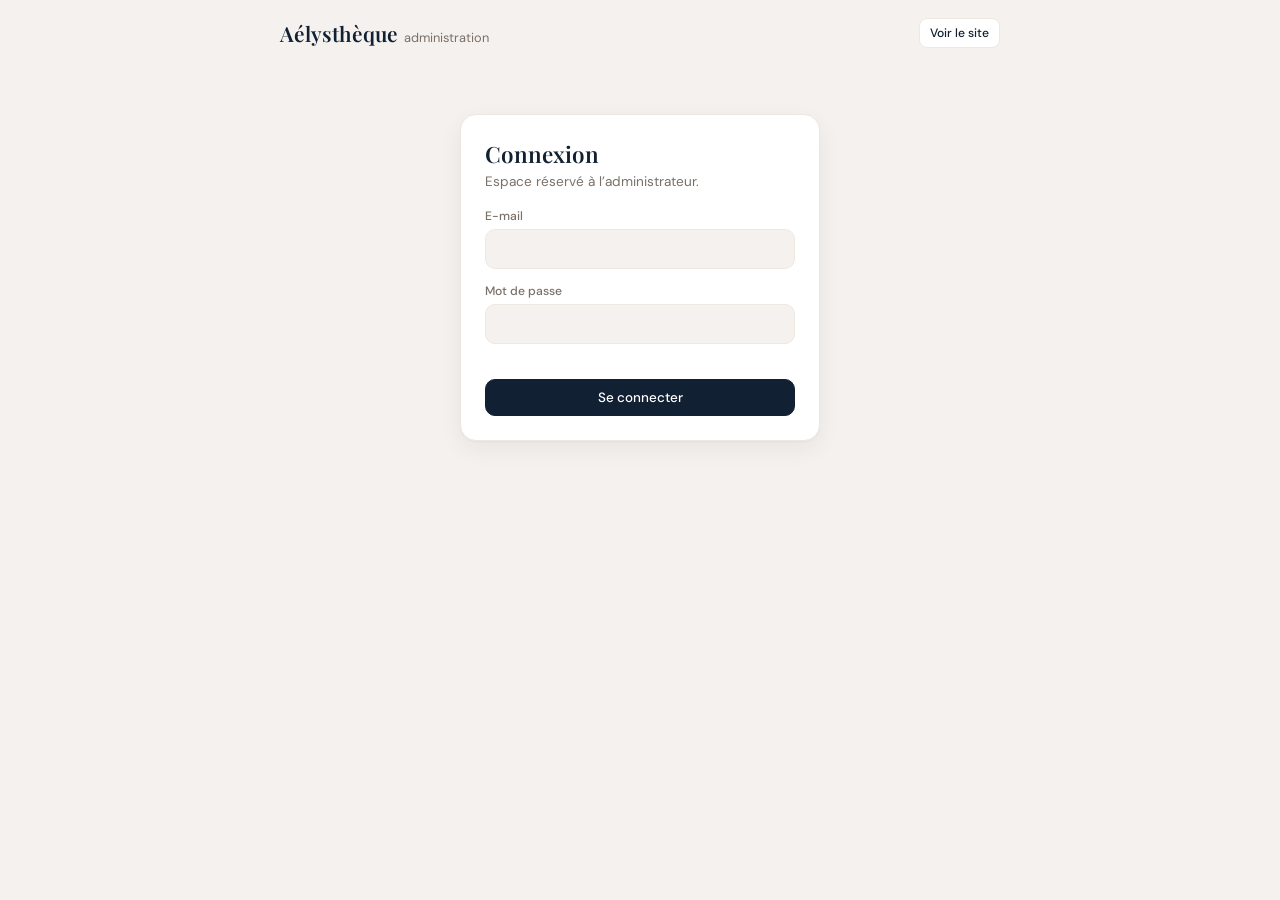
<file: admin.html>
<!DOCTYPE html>
<html lang="fr">
<head>
<meta charset="UTF-8" />
<meta name="viewport" content="width=device-width, initial-scale=1.0" />
<meta name="robots" content="noindex, nofollow" />
<title>Aélysthèque · Administration</title>
<link rel="icon" type="image/png" sizes="32x32" href="favicon-32x32.png" />
<link rel="preload" href="fonts/playfair-display-61a96359.woff2" as="font" type="font/woff2" crossorigin />
<link rel="stylesheet" href="fonts/fonts.css" />
<style>
  :root {
    --cream: #F5F1EE; --sand: #EFE8E0; --gold: #A87B27; --gold-light: #C9A04A;
    --navy: #112033; --white: #FFFFFF; --text: #26313F; --text-muted: #7A7068;
    --ok: #2F7D4F; --warn: #A87B27; --off: #7A7068; --danger: #B3402F;
  }
  * { box-sizing: border-box; -webkit-tap-highlight-color: transparent; }
  body { margin: 0; min-height: 100vh; background: var(--cream); color: var(--text);
         font-family: 'DM Sans', sans-serif; }
  .top { display: flex; align-items: center; justify-content: space-between; gap: 12px;
         padding: 18px 20px; max-width: 760px; margin: 0 auto; }
  .wordmark { font-family: 'Playfair Display', serif; font-weight: 600; font-size: 1.3rem; color: var(--navy); }
  .wordmark small { font-family: 'DM Sans', sans-serif; font-weight: 400; font-size: 0.8rem; color: var(--text-muted); margin-left: 6px; }
  main { max-width: 760px; margin: 0 auto; padding: 8px 20px 60px; }

  .btn { font: 500 0.84rem 'DM Sans', sans-serif; border: 1px solid var(--sand); background: var(--white);
         color: var(--navy); padding: 9px 14px; border-radius: 10px; cursor: pointer; text-decoration: none;
         transition: border-color .15s, background .15s; }
  .btn:hover { border-color: var(--gold-light); }
  .btn.primary { background: var(--navy); color: #fff; border-color: var(--navy); }
  .btn.primary:hover { background: #1b3350; }
  .btn.danger { color: var(--danger); }
  .btn.sm { padding: 6px 10px; font-size: 0.76rem; border-radius: 8px; }
  .btn:disabled { opacity: .5; cursor: default; }
  .btn:focus-visible, input:focus-visible, select:focus-visible { outline: 2px solid var(--gold-light); outline-offset: 2px; }

  .card { background: var(--white); border: 1px solid var(--sand); border-radius: 16px; padding: 24px;
          box-shadow: 0 1px 2px rgba(17,32,51,.04), 0 8px 24px rgba(17,32,51,.06); }
  #login { max-width: 360px; margin: 40px auto 0; }
  #login h1 { font-family: 'Playfair Display', serif; font-size: 1.4rem; margin: 0 0 4px; color: var(--navy); }
  #login p { margin: 0 0 18px; color: var(--text-muted); font-size: .85rem; }

  label { display: block; font-size: .76rem; font-weight: 500; color: var(--text-muted); margin: 14px 0 5px; }
  input[type=text], input[type=email], input[type=password], input[type=url], input[type=datetime-local] {
    width: 100%; font: 400 .9rem 'DM Sans', sans-serif; padding: 10px 12px; border-radius: 10px;
    border: 1px solid var(--sand); background: var(--cream); color: var(--text); }
  input[type=color] { width: 44px; height: 38px; padding: 2px; border: 1px solid var(--sand); border-radius: 10px; background: var(--cream); }
  .msg { font-size: .8rem; margin-top: 12px; min-height: 1.2em; color: var(--danger); }

  .bar { display: flex; align-items: center; justify-content: space-between; margin: 10px 0 14px; }
  .bar h2 { margin: 0; font-family: 'Playfair Display', serif; font-size: 1.15rem; color: var(--navy); }

  .row { display: flex; align-items: center; gap: 14px; padding: 12px; background: var(--white);
         border: 1px solid var(--sand); border-radius: 14px; margin-bottom: 10px; }
  .row.off { opacity: .6; }
  .thumb { flex: none; width: 52px; height: 52px; border-radius: 14px; overflow: hidden; display: flex;
           align-items: center; justify-content: center; font-size: 1.4rem; background: #223354;
           box-shadow: 0 1px 2px rgba(17,32,51,.12); }
  .thumb img { width: 100%; height: 100%; object-fit: cover; }
  .info { flex: 1; min-width: 0; }
  .info b { display: block; font-size: .92rem; color: var(--navy); white-space: nowrap; overflow: hidden; text-overflow: ellipsis; }
  .info span.u { display: block; font-size: .72rem; color: var(--text-muted); white-space: nowrap; overflow: hidden; text-overflow: ellipsis; }
  .badge { display: inline-block; margin-top: 4px; font-size: .68rem; font-weight: 500; padding: 2px 8px; border-radius: 99px; }
  .badge.ok { background: #E4F2E9; color: var(--ok); }
  .badge.warn { background: #F6ECD6; color: var(--warn); }
  .badge.off { background: #ECE7E1; color: var(--off); }
  .actions { display: flex; flex-wrap: wrap; gap: 6px; justify-content: flex-end; max-width: 270px; }

  dialog { border: none; border-radius: 18px; padding: 0; width: min(520px, calc(100vw - 24px)); color: var(--text);
           box-shadow: 0 20px 60px rgba(17,32,51,.3); }
  dialog::backdrop { background: rgba(17,32,51,.45); }
  dialog form { padding: 22px 24px 20px; }
  dialog h3 { margin: 0 0 4px; font-family: 'Playfair Display', serif; color: var(--navy); font-size: 1.2rem; }
  .two { display: grid; grid-template-columns: 1fr auto; gap: 12px; align-items: end; }
  .three { display: grid; grid-template-columns: 90px 1fr; gap: 12px; align-items: end; }
  .radios { display: flex; gap: 8px; margin-top: 4px; }
  .radios label { flex: 1; margin: 0; padding: 10px 12px; border: 1px solid var(--sand); border-radius: 10px; cursor: pointer;
                  font-size: .84rem; color: var(--text); display: flex; align-items: center; gap: 8px; background: var(--cream); }
  .radios input { accent-color: var(--gold); }
  .radios label:has(input:checked) { border-color: var(--gold-light); background: #FBF5E8; }
  .hint { font-size: .72rem; color: var(--text-muted); margin-top: 6px; line-height: 1.4; }
  .foot { display: flex; justify-content: flex-end; gap: 8px; margin-top: 20px; }
  .prevwrap { display: flex; align-items: center; gap: 12px; }

  #toast { position: fixed; left: 50%; bottom: 24px; transform: translateX(-50%) translateY(20px); background: var(--navy);
           color: #fff; padding: 10px 16px; border-radius: 10px; font-size: .84rem; opacity: 0; pointer-events: none;
           transition: opacity .2s, transform .2s; max-width: calc(100vw - 32px); }
  #toast.show { opacity: 1; transform: translateX(-50%) translateY(0); }
  .empty { text-align: center; color: var(--text-muted); padding: 30px 10px; font-size: .88rem; }

  dialog .vbox { padding: 22px 24px 20px; }
  .vdrop { display:flex; flex-direction:column; align-items:center; justify-content:center; gap:4px; text-align:center;
    padding:22px 14px; border:2px dashed var(--sand); border-radius:14px; background:var(--cream); cursor:pointer; margin-top:6px; transition:border-color .15s, background .15s; }
  .vdrop:hover, .vdrop.over { border-color: var(--gold, #C9A24A); background: #fff; }
  .vdrop b { font-size:.92rem; } .vdrop span { font-size:.74rem; color: var(--text-muted); }
  .vdrop.has { border-style:solid; }
  .vor { text-align:center; font-size:.72rem; color: var(--text-muted); margin:10px 0 2px; }
  details.vtech { margin-top:10px; } details.vtech summary { cursor:pointer; font-size:.74rem; color: var(--text-muted); }
  .vrow { display: flex; align-items: center; gap: 12px; padding: 10px; border: 1px solid var(--sand); border-radius: 12px; margin: 10px 0; background: var(--cream); }
  .vposter { flex: none; width: 76px; aspect-ratio: 16/9; border-radius: 8px; overflow: hidden; background: #1c2433; color: #fff;
             display: flex; align-items: center; justify-content: center; font-size: .9rem; }
  .vposter img { width: 100%; height: 100%; object-fit: cover; }
  .vrow .actions { max-width: none; }
  #vdList .empty { padding: 14px 6px; }
  .code { display: block; margin-top: 6px; padding: 8px 10px; border-radius: 8px; background: #f1ebe3; font: 400 .7rem ui-monospace, Consolas, monospace; color: var(--text); word-break: break-all; user-select: all; }
  input[type=file] { font: 400 .84rem 'DM Sans', sans-serif; max-width: 100%; }

  dialog#cdlg { width: min(880px, calc(100vw - 24px)); max-height: calc(100vh - 24px); }
  dialog#cdlg h4 { margin: 22px 0 6px; font-family: 'Playfair Display', serif; color: var(--navy); font-size: 1rem; }
  .ctools { display: flex; gap: 8px; flex-wrap: wrap; margin: 12px 0 4px; }
  .cform { display: grid; grid-template-columns: repeat(2, 1fr); gap: 8px 10px; margin-top: 10px; padding: 12px; border: 1px dashed var(--sand); border-radius: 12px; }
  .cform .wide { grid-column: 1 / -1; }
  .cform label { margin: 2px 0 3px; }
  .cform .foot { grid-column: 1 / -1; margin-top: 6px; }
  select { width: 100%; font: 400 .9rem 'DM Sans', sans-serif; padding: 10px 12px; border-radius: 10px; border: 1px solid var(--sand); background: var(--cream); color: var(--text); }
  .cform input[type=text] { font-size: .86rem; }
  .vrow .badge { margin: 0 0 0 6px; }
  .pw { font-family: ui-monospace, Consolas, monospace; }
  .grip { flex: none; cursor: grab; color: var(--text-muted); user-select: none; font-size: 1.1rem; padding: 0 2px; }
  .row.dragging { opacity: .35; }
  .row.dragover { border-color: var(--gold-light); box-shadow: 0 -3px 0 var(--gold-light); }
  textarea { width: 100%; font: 400 .9rem 'DM Sans', sans-serif; padding: 10px 12px; border-radius: 10px; border: 1px solid var(--sand); background: var(--cream); color: var(--text); resize: vertical; min-height: 78px; }
  .srow { display: grid; grid-template-columns: minmax(0, 1.2fr) minmax(0, 1fr) 42px; gap: 10px; align-items: center; padding: 5px 0; font-size: .84rem; }
  .srow .sn { white-space: nowrap; overflow: hidden; text-overflow: ellipsis; }
  .srow b { text-align: right; color: var(--navy); }
  .sbarw { height: 8px; border-radius: 99px; background: var(--sand); overflow: hidden; }
  .sbar { display: block; height: 100%; border-radius: 99px; background: linear-gradient(90deg, var(--gold-light), var(--gold)); }
  dialog h4 { margin: 18px 0 4px; font-family: 'Playfair Display', serif; color: var(--navy); font-size: 1rem; }
  @media (max-width: 560px) {
    .cform { grid-template-columns: 1fr; }
    .row { flex-wrap: wrap; }
    .actions { max-width: none; justify-content: flex-start; width: 100%; }
  }
</style>
</head>
<body>

<div class="top">
  <div class="wordmark">Aélysthèque<small>administration</small></div>
  <div style="display:flex; gap:8px">
    <a class="btn sm" href="index.html">Voir le site</a>
    <button class="btn sm" id="logout" hidden>Déconnexion</button>
  </div>
</div>

<main>
  <section id="login" class="card" hidden>
    <h1>Connexion</h1>
    <p>Espace réservé à l’administrateur.</p>
    <form id="loginForm">
      <label for="email">E-mail</label>
      <input id="email" type="email" autocomplete="username" required />
      <label for="password">Mot de passe</label>
      <input id="password" type="password" autocomplete="current-password" required />
      <div class="msg" id="loginMsg" role="alert"></div>
      <button class="btn primary" type="submit" style="width:100%; margin-top:8px">Se connecter</button>
    </form>
  </section>

  <section id="app" hidden>
    <div class="bar">
      <h2>Outils</h2>
      <div style="display:flex; gap:8px; flex-wrap:wrap"><button class="btn" id="genBtn">▶ Tutos généraux</button><button class="btn" id="credBtnA">🔑 Identifiants</button><button class="btn" id="stBtn">📊 Statistiques</button><button class="btn" id="bnBtn">📢 Bandeau</button><button class="btn" id="bkBtn" title="Télécharge une copie de tes outils et vidéos">💾 Sauvegarde</button><button class="btn primary" id="addBtn">+ Ajouter un outil</button></div>
    </div>
    <div id="list"></div>
  </section>

  <p id="fatal" class="msg" style="display:none"></p>
</main>

<dialog id="dlg">
  <form id="toolForm">
    <h3 id="dlgTitle">Ajouter un outil</h3>

    <label for="f_name">Nom</label>
    <input id="f_name" type="text" maxlength="40" required />

    <label for="f_descr">Description courte</label>
    <input id="f_descr" type="text" maxlength="80" />

    <label for="f_url">Lien de l’outil</label>
    <input id="f_url" type="url" placeholder="https://…" required />

    <div class="three">
      <div><label for="f_icon">Emoji</label><input id="f_icon" type="text" maxlength="4" placeholder="🔧" /></div>
      <div></div>
    </div>

    <label for="f_file">Favicon / icône (image carrée)</label>
    <div class="prevwrap">
      <div class="thumb" id="f_prev"></div>
      <input id="f_file" type="file" accept="image/png,image/jpeg,image/webp,image/gif,image/svg+xml,image/x-icon" />
    </div>
    <input id="f_image" type="text" placeholder="ou lien d’image (facultatif)" style="margin-top:8px; width:100%; font:400 .84rem 'DM Sans',sans-serif; padding:9px 12px; border-radius:10px; border:1px solid var(--sand); background:var(--cream);" />

    <label for="f_color">Couleur de fond de la tuile</label>
    <input id="f_color" type="color" value="#A87B27" />

    <label>Mise en ligne</label>
    <div class="radios">
      <label><input type="radio" name="mode" value="now" checked /> Tout de suite</label>
      <label><input type="radio" name="mode" value="later" /> Programmée</label>
    </div>
    <div id="laterBox" hidden>
      <label for="f_when">Date et heure de sortie</label>
      <input id="f_when" type="datetime-local" />
      <div class="hint">D’ici là, le public voit une tuile floutée avec un compte à rebours. Le nom, le lien et l’icône réels ne quittent pas la base avant l’heure.</div>
    </div>

    <label for="f_end">Retrait programmé (facultatif)</label>
    <input id="f_end" type="datetime-local" />
    <div class="hint">L’outil disparaît tout seul de la page à cette date. Laisse vide pour qu’il reste en ligne.</div>

    <div class="msg" id="formMsg" role="alert"></div>
    <div class="foot">
      <button type="button" class="btn" id="cancelBtn">Annuler</button>
      <button type="submit" class="btn primary" id="saveBtn">Enregistrer</button>
    </div>
  </form>
</dialog>

<dialog id="vdlg">
  <div class="vbox">
    <h3 id="vdTitle">Vidéos</h3>
    <div class="hint">Ajoute une vidéo en choisissant un fichier ou en collant un lien. 30 minutes maximum.</div>
    <div id="vdList"></div>
    <form id="vForm">
      <label class="vdrop" id="vDrop" for="v_file">
        <b id="vDropT">📁 Choisir ou glisser une vidéo</b>
        <span id="vDropS">MP4 ou WebM · 30 min · 500 Mo max</span>
      </label>
      <input id="v_file" type="file" accept="video/mp4,video/webm" hidden />
      <div class="vor">— ou —</div>
      <input id="v_url" type="url" placeholder="🔗 Colle un lien YouTube, Vimeo ou Loom" aria-label="Lien vidéo" />
      <input id="v_title" type="text" maxlength="60" placeholder="Titre (facultatif : repris du nom du fichier)" aria-label="Titre" style="margin-top:10px" />
      <details class="vtech"><summary>Conseils pour un démarrage instantané</summary>
        <div class="hint">MP4 H.264 en 720p, « optimisé web ».
        <span class="code">ffmpeg -i entree.mp4 -vf scale=-2:720 -c:v libx264 -crf 24 -c:a aac -movflags +faststart sortie.mp4</span>
        (ou HandBrake, preset « Fast 720p30 », case « Optimisé pour le web »).</div>
      </details>
      <div class="msg" id="vMsg" role="alert"></div>
      <div class="foot">
        <button type="button" class="btn" id="vClose">Fermer</button>
        <button type="submit" class="btn primary" id="vAdd">Ajouter</button>
      </div>
    </form>
  </div>
</dialog>

<dialog id="cdlg">
  <div class="vbox">
    <h3>Identifiants des applis</h3>
    <div class="hint">Ce que les magasins voient dans l’onglet « Accès » : chaque magasin tape son code et ne voit que ses identifiants, plus ceux communs à tous les magasins.</div>
    <div class="ctools">
      <button type="button" class="btn sm" id="cExport">⬇ Exporter en Excel</button>
      <button type="button" class="btn sm" id="cImportBtn">⬆ Importer un Excel</button>
      <button type="button" class="btn sm" id="cTemplate">Modèle vide</button>
      <input type="file" id="cImport" accept=".xlsx,.xls,.csv" hidden />
    </div>
    <div class="msg" id="cMsg" role="alert"></div>

    <h4>Magasins <span style="font-weight:400;font-size:.76rem;color:var(--text-muted)">· un code d’accès par magasin</span></h4>
    <div id="sList"></div>
    <form id="sForm" class="cform" autocomplete="off">
      <div><label for="s_name">Nom du magasin</label><input id="s_name" type="text" maxlength="60" required /></div>
      <div><label for="s_code">Code d’accès</label><input id="s_code" type="text" maxlength="60" required autocomplete="off" /></div>
      <div class="foot"><button type="button" class="btn sm" id="sCancel" hidden>Annuler</button><button type="submit" class="btn sm primary" id="sAdd">Ajouter le magasin</button></div>
    </form>

    <h4>Identifiants</h4>
    <select id="cFilter" aria-label="Filtrer par magasin"></select>
    <div id="cList"></div>
    <form id="cForm" class="cform" autocomplete="off">
      <div class="wide"><label for="c_store">Pour quel magasin ?</label><select id="c_store"></select></div>
      <div><label for="c_app">Application</label><input id="c_app" type="text" maxlength="60" list="c_apps" required /><datalist id="c_apps"></datalist></div>
      <div><label for="c_login">Identifiant</label><input id="c_login" type="text" maxlength="120" autocomplete="off" /></div>
      <div><label for="c_pw">Mot de passe</label><input id="c_pw" type="text" maxlength="120" autocomplete="off" /></div>
      <div><label for="c_note">Note (facultatif)</label><input id="c_note" type="text" maxlength="160" /></div>
      <div class="foot"><button type="button" class="btn sm" id="cCancel" hidden>Annuler</button><button type="submit" class="btn sm primary" id="cAdd">Ajouter l’identifiant</button></div>
    </form>

    <div class="foot"><button type="button" class="btn" id="cClose">Fermer</button></div>
  </div>
</dialog>

<dialog id="stdlg">
  <div class="vbox">
    <h3>Statistiques</h3>
    <div class="hint">Comptage anonyme : on sait quel outil est ouvert et quelle vidéo est lue, jamais par qui.</div>
    <label for="stDays">Période</label>
    <select id="stDays"><option value="7">7 derniers jours</option><option value="30" selected>30 derniers jours</option><option value="90">90 derniers jours</option><option value="365">12 derniers mois</option></select>
    <div id="stBody"></div>
    <div class="foot"><button type="button" class="btn" id="stClose">Fermer</button></div>
  </div>
</dialog>

<dialog id="bndlg">
  <div class="vbox">
    <h3>Bandeau d’annonce</h3>
    <div class="hint">Un message affiché en haut de la page d’accueil pour tout le monde (maintenance, rappel, nouveauté…). Vide = aucun bandeau.</div>
    <label for="bn_text">Message</label>
    <textarea id="bn_text" maxlength="240" placeholder="Ex. : Les outils seront indisponibles ce soir de 22h à 23h pour maintenance."></textarea>
    <div class="msg" id="bnMsg" role="alert"></div>
    <div class="foot"><button type="button" class="btn" id="bnClose">Fermer</button><button type="button" class="btn danger" id="bnClear">Retirer le bandeau</button><button type="button" class="btn primary" id="bnSave">Publier</button></div>
  </div>
</dialog>

<div id="toast" role="status"></div>

<script src="vendor/supabase-2.45.4.min.js"></script>
<script src="vendor/xlsx-0.20.3.full.min.js"></script>
<script src="config.js"></script>
<script>
(function () {
  const C = window.AELYS_CONFIG || {};
  const $ = s => document.querySelector(s);
  const pad = n => String(n).padStart(2, '0');
  const esc = s => String(s == null ? '' : s).replace(/[&<>"']/g, c => ({'&':'&amp;','<':'&lt;','>':'&gt;','"':'&quot;',"'":'&#39;'}[c]));

  if (!C.supabaseUrl || !C.supabaseAnonKey || !window.supabase) {
    const f = $('#fatal');
    f.style.display = 'block';
    f.textContent = 'Configuration manquante : renseigne config.js (voir LISEZ-MOI.md, étape 5).';
    return;
  }
  const sb = window.supabase.createClient(C.supabaseUrl, C.supabaseAnonKey);

  let tools = [];
  let editing = null;

  // ── Utilitaires visuels ─────────────────────────────────────────

  function shade(hex, a) {
    const m = /^#?([0-9a-f]{6})$/i.exec(hex || '');
    if (!m) return '#0d1a2e';
    const n = parseInt(m[1], 16), ch = v => Math.max(0, Math.min(255, Math.round(v * a)));
    return '#' + [(n >> 16) & 255, (n >> 8) & 255, n & 255].map(v => ch(v).toString(16).padStart(2, '0')).join('');
  }
  const gradient = c => `linear-gradient(155deg, ${c}, ${shade(c, 0.62)})`;

  function toast(msg) {
    const t = $('#toast'); t.textContent = msg; t.classList.add('show');
    clearTimeout(toast.h); toast.h = setTimeout(() => t.classList.remove('show'), 2600);
  }

  const toLocalInput = iso => {
    const d = new Date(iso);
    return `${d.getFullYear()}-${pad(d.getMonth() + 1)}-${pad(d.getDate())}T${pad(d.getHours())}:${pad(d.getMinutes())}`;
  };
  function default17h() {
    const d = new Date(); d.setHours(17, 0, 0, 0);
    if (d.getTime() < Date.now()) d.setDate(d.getDate() + 1);
    return toLocalInput(d);
  }
  const fmtDate = iso => {
    const d = new Date(iso);
    return `${pad(d.getDate())}/${pad(d.getMonth() + 1)} à ${pad(d.getHours())}:${pad(d.getMinutes())}`;
  };

  // ── Images : recadrage carré + mini-aperçu pour l’effet flou ────

  function loadImage(src) {
    return new Promise((res, rej) => {
      const im = new Image(); im.crossOrigin = 'anonymous';
      im.onload = () => res(im); im.onerror = rej; im.src = src;
    });
  }
  function drawCover(ctx, im, size) {
    const w = im.naturalWidth || im.width, h = im.naturalHeight || im.height, s = Math.min(w, h);
    ctx.drawImage(im, (w - s) / 2, (h - s) / 2, s, s, 0, 0, size, size);
  }
  function squareBlob(im, size) {
    const c = document.createElement('canvas'); c.width = c.height = size;
    drawCover(c.getContext('2d'), im, size);
    return new Promise(res => c.toBlob(res, 'image/png'));
  }
  // 16×16 px : trop petit pour être « dé-flouté » en lecture de texte,
  // mais assez pour garder les couleurs et la silhouette de l’icône.
  function makeTeaser(im, color, emoji) {
    const S = 16, c = document.createElement('canvas'); c.width = c.height = S;
    const ctx = c.getContext('2d');
    const g = ctx.createLinearGradient(0, 0, S, S);
    g.addColorStop(0, color); g.addColorStop(1, shade(color, 0.62));
    ctx.fillStyle = g; ctx.fillRect(0, 0, S, S);
    if (im) drawCover(ctx, im, S);
    else { ctx.font = '10px sans-serif'; ctx.textAlign = 'center'; ctx.textBaseline = 'middle'; ctx.fillText(emoji || '🔗', S / 2, S / 2 + 1); }
    return c.toDataURL('image/png');
  }

  function thumbHtml(t) {
    const inner = t.image ? `<img src="${esc(t.image)}" alt="" />` : esc(t.icon || '🔗');
    return `<div class="thumb" style="background:${esc(gradient(t.color || '#A87B27'))}">${inner}</div>`;
  }

  // ── Connexion ───────────────────────────────────────────────────

  function show(which) {
    $('#login').hidden = which !== 'login';
    $('#app').hidden = which !== 'app';
    $('#logout').hidden = which !== 'app';
  }

  async function boot() {
    const { data } = await sb.auth.getSession();
    if (!data.session) return show('login');
    const { data: ok } = await sb.rpc('is_admin');
    if (!ok) {
      await sb.auth.signOut();
      show('login');
      $('#loginMsg').textContent = 'Ce compte n’a pas les droits d’administration.';
      return;
    }
    show('app');
    await refresh();
  }

  $('#loginForm').addEventListener('submit', async e => {
    e.preventDefault();
    const msg = $('#loginMsg'); msg.textContent = '';
    const { error } = await sb.auth.signInWithPassword({ email: $('#email').value.trim(), password: $('#password').value });
    if (error) { msg.textContent = 'Identifiants incorrects.'; return; }
    $('#password').value = '';
    boot();
  });
  $('#logout').addEventListener('click', async () => { await sb.auth.signOut(); show('login'); });

  // ── Liste ───────────────────────────────────────────────────────

  let videos = {};      // id de l'outil -> liste de vidéos
  let vTool = null;     // null = tutos généraux (non liés à un outil)
  const vKey = () => vTool ? vTool.id : 'general';

  async function refresh() {
    const [a, b] = await Promise.all([
      sb.from('tools').select('*').order('position').order('created_at'),
      sb.from('tool_videos').select('*').order('position').order('created_at')
    ]);
    if (a.error) { toast('Erreur de chargement : ' + a.error.message); return; }
    tools = a.data;
    videos = {};
    if (b.error) { if (!refresh.warned) { refresh.warned = true; toast('Vidéos indisponibles : exécute supabase-videos.sql dans Supabase.'); } }
    else (b.data || []).forEach(v => { const k = v.tool_id || 'general'; (videos[k] = videos[k] || []).push(v); });
    render();
    if ($('#vdlg').open) { if (vTool) vTool = tools.find(t => t.id === vTool.id) || vTool; renderVideos(); }
  }

  function status(t) {
    if (!t.active) return ['off', 'Masqué'];
    if (t.end_at && new Date(t.end_at).getTime() <= Date.now()) return ['off', 'Terminé · ' + fmtDate(t.end_at)];
    if (t.release_at && new Date(t.release_at).getTime() > Date.now()) return ['warn', 'Programmé · ' + fmtDate(t.release_at)];
    return ['ok', t.end_at ? 'En ligne · jusqu’au ' + fmtDate(t.end_at) : 'En ligne'];
  }

  function render() {
    const list = $('#list');
    if (!tools.length) { list.innerHTML = '<div class="empty">Aucun outil. Ajoute le premier !</div>'; return; }
    list.innerHTML = tools.map((t, i) => {
      const [cls, label] = status(t);
      const scheduled = cls === 'warn';
      return `
      <div class="row${t.active ? '' : ' off'}" data-id="${esc(t.id)}" draggable="true">
        <span class="grip" aria-hidden="true" title="Glisser pour changer l’ordre">⠿</span>
        ${thumbHtml(t)}
        <div class="info"><b>${esc(t.name)}</b><span class="u">${esc(t.url)}</span><span class="badge ${cls}">${esc(label)}</span></div>
        <div class="actions">
          <button class="btn sm" data-a="up" ${i === 0 ? 'disabled' : ''} aria-label="Monter">↑</button>
          <button class="btn sm" data-a="down" ${i === tools.length - 1 ? 'disabled' : ''} aria-label="Descendre">↓</button>
          <button class="btn sm" data-a="edit">Modifier</button>
          <button class="btn sm" data-a="dup">Dupliquer</button>
          <button class="btn sm" data-a="vid">▶ Vidéos${(videos[t.id] || []).length ? ' (' + videos[t.id].length + ')' : ''}</button>
          ${scheduled ? '<button class="btn sm" data-a="now">Publier maintenant</button>' : ''}
          <button class="btn sm" data-a="toggle">${t.active ? 'Retirer' : 'Remettre'}</button>
          <button class="btn sm danger" data-a="del">Supprimer</button>
        </div>
      </div>`;
    }).join('');
  }

  $('#list').addEventListener('click', async e => {
    const b = e.target.closest('button[data-a]'); if (!b) return;
    const id = b.closest('.row').dataset.id;
    const i = tools.findIndex(t => t.id === id), t = tools[i];
    const a = b.dataset.a;
    if (a === 'edit') return openForm(t);
    if (a === 'dup') return openForm(t, true);
    if (a === 'vid') return openVideoDlg(t);
    if (a === 'up' || a === 'down') return move(i, a === 'up' ? -1 : 1);
    if (a === 'now') { if (!confirm(`Publier « ${t.name} » maintenant ?`)) return; return update(id, { release_at: null }, 'Publié.'); }
    if (a === 'toggle') return update(id, { active: !t.active }, t.active ? 'Retiré de la page.' : 'Remis en ligne.');
    if (a === 'del') return remove(t);
  });

  let dragId = null;
  const clearDrag = () => document.querySelectorAll('.row.dragging, .row.dragover').forEach(x => x.classList.remove('dragging', 'dragover'));
  $('#list').addEventListener('dragstart', e => {
    const r = e.target.closest && e.target.closest('.row'); if (!r) return;
    dragId = r.dataset.id; r.classList.add('dragging'); e.dataTransfer.effectAllowed = 'move'; e.dataTransfer.setData('text/plain', dragId);
  });
  $('#list').addEventListener('dragend', () => { dragId = null; clearDrag(); });
  $('#list').addEventListener('dragover', e => {
    const r = e.target.closest && e.target.closest('.row'); if (!r || !dragId) return;
    e.preventDefault();
    document.querySelectorAll('.row.dragover').forEach(x => x.classList.remove('dragover'));
    if (r.dataset.id !== dragId) r.classList.add('dragover');
  });
  $('#list').addEventListener('drop', async e => {
    const r = e.target.closest && e.target.closest('.row'); if (!r || !dragId) return;
    e.preventDefault();
    const from = tools.findIndex(t => t.id === dragId), to = tools.findIndex(t => t.id === r.dataset.id);
    dragId = null; clearDrag();
    if (from < 0 || to < 0 || from === to) return;
    const arr = tools.slice(); const [m] = arr.splice(from, 1); arr.splice(to, 0, m);
    const res = await Promise.all(arr.map((t, k) => t.position === k ? null : sb.from('tools').update({ position: k }).eq('id', t.id)).filter(Boolean));
    if (res.some(x => x.error)) toast('Erreur lors du déplacement.');
    refresh();
  });

  async function update(id, patch, okMsg) {
    const { error } = await sb.from('tools').update(patch).eq('id', id);
    if (error) return toast('Erreur : ' + error.message);
    toast(okMsg); refresh();
  }

  async function move(i, dir) {
    const j = i + dir; if (j < 0 || j >= tools.length) return;
    const jobs = tools.map((t, k) => {
      const pos = k === i ? j : k === j ? i : k;
      return t.position === pos ? null : sb.from('tools').update({ position: pos }).eq('id', t.id);
    }).filter(Boolean);
    const res = await Promise.all(jobs);
    if (res.some(r => r.error)) toast('Erreur lors du déplacement.');
    refresh();
  }

  async function remove(t) {
    if (!confirm(`Supprimer définitivement « ${t.name} » ?\n(Astuce : « Retirer » le masque sans le supprimer.)`)) return;
    const vfiles = videos[t.id] || [];
    const { error } = await sb.from('tools').delete().eq('id', t.id);
    if (error) return toast('Erreur : ' + error.message);
    vfiles.forEach(removeVideoFiles);
    const m = /\/storage\/v1\/object\/public\/icons\/([^?]+)/.exec(t.image || '');
    if (m) sb.storage.from('icons').remove([decodeURIComponent(m[1])]);   // nettoyage, sans bloquer
    toast('Supprimé.'); refresh();
  }

  // ── Formulaire ajout / modification ─────────────────────────────

  const dlg = $('#dlg'), form = $('#toolForm');
  const modeVal = () => form.mode.value;

  function syncMode() { $('#laterBox').hidden = modeVal() !== 'later'; }
  form.querySelectorAll('input[name=mode]').forEach(r => r.addEventListener('change', () => {
    syncMode();
    if (modeVal() === 'later' && !$('#f_when').value) $('#f_when').value = default17h();
  }));

  function previewTile() {
    const file = $('#f_file').files[0], url = $('#f_image').value.trim();
    const color = $('#f_color').value, emoji = $('#f_icon').value.trim() || '🔗';
    const p = $('#f_prev');
    p.style.background = gradient(color);
    if (file) p.innerHTML = `<img src="${esc(URL.createObjectURL(file))}" alt="" />`;
    else if (url) p.innerHTML = `<img src="${esc(url)}" alt="" />`;
    else p.textContent = emoji;
  }
  ['#f_file', '#f_image', '#f_color', '#f_icon'].forEach(s => $(s).addEventListener('input', previewTile));

  function openForm(t, asCopy) {
    editing = (t && !asCopy) ? t : null;
    form.reset();
    $('#formMsg').textContent = '';
    $('#dlgTitle').textContent = asCopy ? 'Dupliquer l’outil' : (t ? 'Modifier l’outil' : 'Ajouter un outil');
    $('#f_name').value = t ? t.name + (asCopy ? ' (copie)' : '') : '';
    $('#f_descr').value = t ? t.descr : '';
    $('#f_url').value = t ? t.url : '';
    $('#f_icon').value = t ? t.icon : '';
    $('#f_image').value = t && t.image && !(asCopy && /\/storage\/v1\/object\/public\/icons\//.test(t.image)) ? t.image : '';   // une copie n'emprunte pas le fichier de l'original (supprimé avec lui)
    $('#f_color').value = t && /^#[0-9a-f]{6}$/i.test(t.color || '') ? t.color : '#A87B27';
    const later = !asCopy && t && t.release_at && new Date(t.release_at).getTime() > Date.now();
    $('#f_end').value = t && !asCopy && t.end_at ? toLocalInput(t.end_at) : '';
    form.mode.value = later ? 'later' : 'now';
    $('#f_when').value = later ? toLocalInput(t.release_at) : '';
    syncMode(); previewTile();
    dlg.showModal();
  }
  $('#addBtn').addEventListener('click', () => openForm(null));
  $('#cancelBtn').addEventListener('click', () => dlg.close());

  form.addEventListener('submit', async e => {
    e.preventDefault();
    const msg = $('#formMsg'), btn = $('#saveBtn'); msg.textContent = '';
    const name = $('#f_name').value.trim(), url = $('#f_url').value.trim();
    if (!/^https?:\/\//i.test(url)) { msg.textContent = 'Le lien doit commencer par http:// ou https://'; return; }

    // « Tout de suite » : on date la sortie (sert à la pastille « Nouveau » pendant 7 jours).
    // Un outil déjà sorti garde sa date d'origine.
    let release_at = null;
    if (modeVal() === 'now') {
      if (!editing) release_at = new Date().toISOString();
      else if (editing.release_at && new Date(editing.release_at).getTime() <= Date.now()) release_at = editing.release_at;
      else if (editing.release_at) release_at = new Date().toISOString();
    }
    if (modeVal() === 'later') {
      const v = $('#f_when').value;
      if (!v) { msg.textContent = 'Choisis une date et une heure de sortie.'; return; }
      const d = new Date(v);
      if (d.getTime() <= Date.now() && !(editing && editing.release_at)) { msg.textContent = 'Cette heure est déjà passée.'; return; }
      release_at = d.toISOString();
    }

    let end_at;                                   // undefined = on ne touche pas à la colonne (avant le SQL du lot 2)
    const ev = $('#f_end').value;
    if (ev) {
      const ed = new Date(ev);
      if (ed.getTime() <= Date.now()) { msg.textContent = 'La date de retrait est déjà passée.'; return; }
      if (release_at && ed.getTime() <= new Date(release_at).getTime()) { msg.textContent = 'Le retrait doit être après la sortie.'; return; }
      end_at = ed.toISOString();
    } else if (editing && editing.end_at) end_at = null;

    btn.disabled = true; btn.textContent = 'Enregistrement…';
    try {
      const color = $('#f_color').value, emoji = $('#f_icon').value.trim() || '🔗';
      let image = $('#f_image').value.trim() || null, im = null;
      const file = $('#f_file').files[0];

      if (file) {
        const objUrl = URL.createObjectURL(file);
        im = await loadImage(objUrl);
        const blob = await squareBlob(im, 256);
        const path = `${crypto.randomUUID()}.png`;      // nom aléatoire = non devinable
        const up = await sb.storage.from('icons').upload(path, blob, { contentType: 'image/png', upsert: false });
        if (up.error) throw up.error;
        image = sb.storage.from('icons').getPublicUrl(path).data.publicUrl;
      } else if (image) {
        try { im = await loadImage(image); } catch (_) { im = null; }
      }

      let teaser = (!im && image && editing && editing.teaser) ? editing.teaser : makeTeaser(im, color, emoji);

      const row = { name, descr: $('#f_descr').value.trim(), url, icon: emoji, image, color, teaser, release_at };
      if (end_at !== undefined) row.end_at = end_at;
      let res;
      if (editing) res = await sb.from('tools').update(row).eq('id', editing.id);
      else {
        row.position = tools.length ? Math.max(...tools.map(t => t.position)) + 1 : 0;
        res = await sb.from('tools').insert(row);
      }
      if (res.error) throw res.error;
      dlg.close();
      toast(editing ? 'Modifications enregistrées.' : (release_at ? 'Outil programmé.' : 'Outil ajouté.'));
      refresh();
    } catch (err) {
      msg.textContent = 'Erreur : ' + (err.message || 'enregistrement impossible.');
    } finally {
      btn.disabled = false; btn.textContent = 'Enregistrer';
    }
  });

  // ── Vidéos d'un outil ───────────────────────────────────────────

  const MAX_SECONDS = 1800, MAX_BYTES = 500 * 1024 * 1024;
  const fmtDur = sec => sec == null ? 'lien externe' : `${Math.floor(sec / 60)}:${pad(sec % 60)}`;

  function storagePath(url) {
    const m = /\/storage\/v1\/object\/public\/videos\/([^?]+)/.exec(url || '');
    return m ? decodeURIComponent(m[1]) : null;
  }
  function removeVideoFiles(v) {                     // nettoyage, sans bloquer
    const paths = [storagePath(v.url), storagePath(v.poster)].filter(Boolean);
    if (paths.length) sb.storage.from('videos').remove(paths);
  }

  // Durée + image de couverture, lues dans le fichier avant l'envoi
  function probeVideo(file) {
    return new Promise((resolve, reject) => {
      const v = document.createElement('video');
      const u = URL.createObjectURL(file);
      let done = false;
      const end = (fn, val) => { if (done) return; done = true; clearTimeout(to); URL.revokeObjectURL(u); fn(val); };
      const to = setTimeout(() => end(reject, new Error('Lecture du fichier trop longue : format non pris en charge ?')), 12000);
      v.preload = 'metadata'; v.muted = true; v.playsInline = true;
      v.onerror = () => end(reject, new Error('Fichier illisible : exporte-le en MP4 (H.264) ou WebM.'));
      v.onloadedmetadata = () => {
        if (!isFinite(v.duration)) return end(reject, new Error('Durée de la vidéo introuvable.'));
        v.currentTime = Math.min(1, v.duration / 2);
      };
      v.onseeked = () => {
        const duration = v.duration;
        try {
          const w = 640, h = Math.round(w * (v.videoHeight / v.videoWidth)) || 360;
          const c = document.createElement('canvas'); c.width = w; c.height = h;
          c.getContext('2d').drawImage(v, 0, 0, w, h);
          c.toBlob(b => end(resolve, { duration, posterBlob: b }), 'image/jpeg', 0.8);
        } catch (e) { end(resolve, { duration, posterBlob: null }); }
      };
      v.src = u;
    });
  }

  // MP4 « faststart » : l'index (moov) est au début du fichier → la lecture démarre sans attendre
  async function isFastStart(file) {
    if (file.type === 'video/webm') return true;
    const buf = await file.slice(0, 2 * 1024 * 1024).arrayBuffer();
    const dv = new DataView(buf);
    let o = 0;
    while (o + 8 <= buf.byteLength) {
      let size = dv.getUint32(o);
      const type = String.fromCharCode(dv.getUint8(o + 4), dv.getUint8(o + 5), dv.getUint8(o + 6), dv.getUint8(o + 7));
      if (type === 'moov') return true;
      if (type === 'mdat') return false;
      if (size === 1) { if (o + 16 > buf.byteLength) return false; size = Number(dv.getBigUint64(o + 8)); }
      if (size < 8) return false;
      o += size;
    }
    return false;
  }

  function openVideoDlg(t) {
    vTool = t;
    $('#vdTitle').textContent = t ? 'Vidéos · ' + t.name : 'Tutos généraux (non liés à un outil)';
    $('#vForm').reset(); $('#vMsg').textContent = '';
    renderVideos();
    $('#vdlg').showModal();
  }
  $('#vClose').addEventListener('click', () => $('#vdlg').close());
  $('#genBtn').addEventListener('click', () => openVideoDlg(null));

  function renderVideos() {
    const list = videos[vKey()] || [];
    $('#vdList').innerHTML = list.length ? list.map((v, i) => `
      <div class="vrow" data-id="${esc(v.id)}">
        <div class="vposter">${v.poster ? `<img src="${esc(v.poster)}" alt="" />` : '▶'}</div>
        <div class="info"><b>${esc(v.title)}</b><span class="u">${esc(fmtDur(v.duration_s))} · ${esc(v.url)}</span></div>
        <div class="actions">
          <button class="btn sm" data-a="vup" ${i === 0 ? 'disabled' : ''} aria-label="Monter">↑</button>
          <button class="btn sm" data-a="vdown" ${i === list.length - 1 ? 'disabled' : ''} aria-label="Descendre">↓</button>
          <button class="btn sm danger" data-a="vdel">Supprimer</button>
        </div>
      </div>`).join('') : '<div class="empty">Aucune vidéo pour cet outil.</div>';
  }

  $('#vdList').addEventListener('click', async e => {
    const b = e.target.closest('button[data-a]'); if (!b) return;
    const list = videos[vKey()] || [], id = b.closest('.vrow').dataset.id;
    const i = list.findIndex(v => v.id === id), v = list[i];
    if (b.dataset.a === 'vdel') {
      if (!confirm(`Supprimer la vidéo « ${v.title} » ?`)) return;
      const { error } = await sb.from('tool_videos').delete().eq('id', id);
      if (error) return toast('Erreur : ' + error.message);
      removeVideoFiles(v); toast('Vidéo supprimée.'); return refresh();
    }
    const j = i + (b.dataset.a === 'vup' ? -1 : 1);
    if (j < 0 || j >= list.length) return;
    const jobs = list.map((x, k) => {
      const pos = k === i ? j : k === j ? i : k;
      return x.position === pos ? null : sb.from('tool_videos').update({ position: pos }).eq('id', x.id);
    }).filter(Boolean);
    await Promise.all(jobs); refresh();
  });

  // Zone de dépôt : un clic ou un glisser, le titre se remplit tout seul
  const cleanName = n => n.replace(/\.[^.]+$/, '').replace(/[_-]+/g, ' ').trim().slice(0, 60);
  function syncDrop() {
    const f = $('#v_file').files[0], d = $('#vDrop');
    d.classList.toggle('has', !!f);
    $('#vDropT').textContent = f ? '✅ ' + f.name : '📁 Choisir ou glisser une vidéo';
    $('#vDropS').textContent = f ? (f.size / 1048576).toFixed(1) + ' Mo · clique pour changer' : 'MP4 ou WebM · 30 min · 500 Mo max';
    if (f) { $('#v_url').value = ''; if (!$('#v_title').value.trim()) $('#v_title').value = cleanName(f.name); }
  }
  $('#v_file').addEventListener('change', syncDrop);
  $('#v_url').addEventListener('input', () => { if ($('#v_url').value) { $('#v_file').value = ''; syncDrop(); } });
  $('#vForm').addEventListener('reset', () => setTimeout(syncDrop));
  ['dragenter', 'dragover'].forEach(ev => $('#vDrop').addEventListener(ev, e => { e.preventDefault(); $('#vDrop').classList.add('over'); }));
  ['dragleave', 'drop'].forEach(ev => $('#vDrop').addEventListener(ev, e => { e.preventDefault(); $('#vDrop').classList.remove('over'); }));
  $('#vDrop').addEventListener('drop', e => {
    const f = e.dataTransfer.files[0]; if (!f) return;
    const dt = new DataTransfer(); dt.items.add(f); $('#v_file').files = dt.files; syncDrop();
  });

  $('#vForm').addEventListener('submit', async e => {
    e.preventDefault();
    const msg = $('#vMsg'), btn = $('#vAdd'); msg.textContent = '';
    const file = $('#v_file').files[0], link = $('#v_url').value.trim();
    const title = $('#v_title').value.trim() || (file ? cleanName(file.name) : 'Tuto');
    if (!file && !link) { msg.textContent = 'Choisis un fichier ou colle un lien.'; return; }
    if (file && link) { msg.textContent = 'Un fichier OU un lien, pas les deux.'; return; }
    btn.disabled = true;
    try {
      let url = link, poster = null, duration = null;
      if (file) {
        if (file.size > MAX_BYTES) throw new Error(`Fichier trop lourd (${(file.size / 1048576).toFixed(0)} Mo, 500 Mo max). Compresse-le (voir les conseils sous le formulaire), ou mets-le sur YouTube (non répertorié) et colle le lien.`);
        btn.textContent = 'Analyse…';
        const info = await probeVideo(file);
        if (info.duration > MAX_SECONDS + 0.5) throw new Error(`Vidéo trop longue (${fmtDur(Math.round(info.duration))}). 30 minutes maximum : raccourcis-la.`);
        duration = Math.round(info.duration);
        if (!(await isFastStart(file)) &&
            !confirm('Cette vidéo n’est pas « optimisée web » : elle peut mettre plusieurs secondes à démarrer.\n\nPour un démarrage instantané, ré-exporte-la (voir les conseils sous le formulaire).\n\nL’envoyer quand même ?'))
          throw new Error('Envoi annulé.');
        btn.textContent = 'Envoi…';
        const ext = file.type === 'video/webm' ? 'webm' : 'mp4', base = crypto.randomUUID();
        const up = await sb.storage.from('videos').upload(`${base}.${ext}`, file, { contentType: file.type, upsert: false, cacheControl: '31536000' });
        if (up.error) throw up.error;
        url = sb.storage.from('videos').getPublicUrl(`${base}.${ext}`).data.publicUrl;
        if (info.posterBlob) {
          const pp = await sb.storage.from('videos').upload(`${base}-poster.jpg`, info.posterBlob, { contentType: 'image/jpeg', upsert: false, cacheControl: '31536000' });
          if (!pp.error) poster = sb.storage.from('videos').getPublicUrl(`${base}-poster.jpg`).data.publicUrl;
        }
      } else if (!/^https?:\/\//i.test(link)) {
        throw new Error('Le lien doit commencer par https://');
      }
      const list = videos[vKey()] || [];
      const position = list.length ? Math.max(...list.map(v => v.position)) + 1 : 0;
      const { error } = await sb.from('tool_videos').insert({ tool_id: vTool ? vTool.id : null, title, url, poster, duration_s: duration, position });
      if (error) throw error;
      $('#vForm').reset(); toast('Vidéo ajoutée.'); await refresh();
    } catch (err) {
      msg.textContent = err.message || 'Envoi impossible.';
    } finally {
      btn.disabled = false; btn.textContent = 'Ajouter';
    }
  });

  // ── Identifiants par magasin + Excel ────────────────────────────

  let stores = [], creds = [], editStore = null, editCred = null;
  const cMsg = (t, ok) => { const m = $('#cMsg'); m.textContent = t || ''; m.style.color = ok ? 'var(--ok)' : 'var(--danger)'; };
  const storeName = id => id ? ((stores.find(x => x.id === id) || {}).name || '?') : 'Tous les magasins';
  const dupMsg = err => /duplicate|unique|23505/i.test((err && (err.code + ' ' + err.message)) || '') ? 'Ce nom de magasin ou ce code existe déjà.' : (err.message || 'Erreur');

  async function loadCreds() {
    const [a, b] = await Promise.all([
      sb.from('stores').select('*').order('name'),
      sb.from('credentials').select('*').order('position').order('created_at')
    ]);
    if (a.error || b.error) {
      stores = []; creds = [];
      cMsg('Tables absentes : lance supabase-identifiants.sql dans Supabase (SQL Editor). Détail : ' + (a.error || b.error).message);
    } else { stores = a.data; creds = b.data; cMsg(''); }
    renderCreds();
  }

  function renderCreds() {
    $('#sList').innerHTML = stores.length ? stores.map(st => `
      <div class="vrow" data-id="${esc(st.id)}">
        <div class="info"><b>🏬 ${esc(st.name)}</b><span class="u">Code : <span class="pw">${esc(st.code)}</span> · ${creds.filter(c => c.store_id === st.id).length} identifiant(s) propre(s)</span></div>
        <div class="actions"><button class="btn sm" data-a="sedit">Modifier</button><button class="btn sm danger" data-a="sdel">Supprimer</button></div>
      </div>`).join('') : '<div class="empty">Aucun magasin. Ajoute le premier ci-dessous.</div>';

    const opts = '<option value="">Tous les magasins (commun)</option>' + stores.map(x => `<option value="${esc(x.id)}">${esc(x.name)}</option>`).join('');
    const keepF = $('#cFilter').value || 'all', keepS = $('#c_store').value;
    $('#cFilter').innerHTML = '<option value="all">Tout afficher</option>' + opts.replace('Tous les magasins (commun)', 'Communs à tous les magasins');
    $('#cFilter').value = [...$('#cFilter').options].some(o => o.value === keepF) ? keepF : 'all';
    $('#c_store').innerHTML = opts; $('#c_store').value = [...$('#c_store').options].some(o => o.value === keepS) ? keepS : '';
    $('#c_apps').innerHTML = [...new Set(tools.map(t => t.name))].map(n => `<option value="${esc(n)}">`).join('');

    const f = $('#cFilter').value;
    const list = creds.filter(c => f === 'all' || (f === '' ? !c.store_id : c.store_id === f));
    $('#cList').innerHTML = list.length ? list.map(c => `
      <div class="vrow" data-id="${esc(c.id)}">
        <div class="info"><b>${esc(c.app)}<span class="badge ${c.store_id ? 'warn' : 'ok'}">${esc(storeName(c.store_id))}</span></b>
          <span class="u"><span class="pw">${esc(c.login)}</span> · <span class="pw">${esc(c.password)}</span>${c.note ? ' · ' + esc(c.note) : ''}</span></div>
        <div class="actions"><button class="btn sm" data-a="cedit">Modifier</button><button class="btn sm danger" data-a="cdel">Supprimer</button></div>
      </div>`).join('') : '<div class="empty">Aucun identifiant ici.</div>';
  }

  $('#credBtnA').addEventListener('click', async () => { $('#cdlg').showModal(); await loadCreds(); });
  $('#cClose').addEventListener('click', () => $('#cdlg').close());
  $('#cFilter').addEventListener('change', renderCreds);

  function resetStoreForm() { editStore = null; $('#sForm').reset(); $('#sAdd').textContent = 'Ajouter le magasin'; $('#sCancel').hidden = true; }
  function resetCredForm() { editCred = null; const keep = $('#c_store').value; $('#cForm').reset(); $('#c_store').value = keep; $('#cAdd').textContent = 'Ajouter l’identifiant'; $('#cCancel').hidden = true; }
  $('#sCancel').addEventListener('click', resetStoreForm);
  $('#cCancel').addEventListener('click', resetCredForm);

  $('#sList').addEventListener('click', async e => {
    const b = e.target.closest('button[data-a]'); if (!b) return;
    const st = stores.find(x => x.id === b.closest('.vrow').dataset.id); if (!st) return;
    if (b.dataset.a === 'sedit') {
      editStore = st.id; $('#s_name').value = st.name; $('#s_code').value = st.code;
      $('#sAdd').textContent = 'Enregistrer'; $('#sCancel').hidden = false; $('#s_name').focus(); return;
    }
    const n = creds.filter(c => c.store_id === st.id).length;
    if (!confirm(`Supprimer le magasin « ${st.name} » ?\n${n} identifiant(s) propre(s) à ce magasin seront aussi supprimés.`)) return;
    const { error } = await sb.from('stores').delete().eq('id', st.id);
    if (error) return cMsg(error.message);
    toast('Magasin supprimé.'); resetStoreForm(); loadCreds();
  });
  $('#sForm').addEventListener('submit', async e => {
    e.preventDefault(); cMsg('');
    const row = { name: $('#s_name').value.trim(), code: $('#s_code').value.trim() };
    if (!row.name || !row.code) return;
    const { error } = editStore ? await sb.from('stores').update(row).eq('id', editStore) : await sb.from('stores').insert(row);
    if (error) return cMsg(dupMsg(error));
    toast(editStore ? 'Magasin enregistré.' : 'Magasin ajouté.'); resetStoreForm(); loadCreds();
  });

  const toolIdFor = app => { const t = tools.find(x => x.name.trim().toLowerCase() === app.trim().toLowerCase()); return t ? t.id : null; };

  $('#cList').addEventListener('click', async e => {
    const b = e.target.closest('button[data-a]'); if (!b) return;
    const c = creds.find(x => x.id === b.closest('.vrow').dataset.id); if (!c) return;
    if (b.dataset.a === 'cedit') {
      editCred = c.id; $('#c_store').value = c.store_id || ''; $('#c_app').value = c.app; $('#c_login').value = c.login; $('#c_pw').value = c.password; $('#c_note').value = c.note || '';
      $('#cAdd').textContent = 'Enregistrer'; $('#cCancel').hidden = false; $('#c_app').focus(); return;
    }
    if (!confirm(`Supprimer l’identifiant « ${c.app} » (${storeName(c.store_id)}) ?`)) return;
    const { error } = await sb.from('credentials').delete().eq('id', c.id);
    if (error) return cMsg(error.message);
    toast('Identifiant supprimé.'); resetCredForm(); loadCreds();
  });
  $('#cForm').addEventListener('submit', async e => {
    e.preventDefault(); cMsg('');
    const app = $('#c_app').value.trim(); if (!app) return;
    const row = { store_id: $('#c_store').value || null, tool_id: toolIdFor(app), app, login: $('#c_login').value.trim(), password: $('#c_pw').value.trim(), note: $('#c_note').value.trim() || null };
    let error;
    if (editCred) ({ error } = await sb.from('credentials').update(row).eq('id', editCred));
    else { row.position = creds.length ? Math.max(...creds.map(x => x.position)) + 1 : 0; ({ error } = await sb.from('credentials').insert(row)); }
    if (error) return cMsg(error.message);
    toast(editCred ? 'Identifiant enregistré.' : 'Identifiant ajouté.'); resetCredForm(); loadCreds();
  });

  // ── Excel : export / modèle / import ──
  const norm = v => String(v == null ? '' : v).normalize('NFD').replace(/[̀-ͯ]/g, '').toLowerCase().replace(/[^a-z0-9]/g, '');
  const pick = (row, names) => { for (const k of Object.keys(row)) if (names.includes(norm(k))) return String(row[k] == null ? '' : row[k]).trim(); return ''; };
  const isAll = v => ['', 'tous', 'tout', 'touslesmagasins', 'tousmagasins', 'commun', 'communs', 'all'].includes(norm(v));
  const needXlsx = () => { if (window.XLSX) return true; cMsg('Le module Excel n’a pas pu se charger (connexion ?). Recharge la page.'); return false; };

  function buildWorkbook(empty) {
    const X = window.XLSX, wb = X.utils.book_new();
    const ws1 = X.utils.aoa_to_sheet([['Magasin', 'Application', 'Identifiant', 'Mot de passe', 'Note'],
      ...(empty ? [] : creds.map(c => [c.store_id ? storeName(c.store_id) : 'Tous', c.app, c.login, c.password, c.note || '']))]);
    ws1['!cols'] = [{ wch: 22 }, { wch: 26 }, { wch: 24 }, { wch: 24 }, { wch: 36 }];
    const ws2 = X.utils.aoa_to_sheet([['Magasin', 'Code d’accès'], ...(empty ? [] : stores.map(x => [x.name, x.code]))]);
    ws2['!cols'] = [{ wch: 28 }, { wch: 24 }];
    const ws3 = X.utils.aoa_to_sheet([
      ['Mode d’emploi'],
      ['1. Feuille « Magasins » : un magasin par ligne, avec son code d’accès (celui que les équipes taperont).'],
      ['2. Feuille « Identifiants » : une ligne par appli et par magasin.'],
      ['   • Magasin = « Tous » (ou vide) → l’identifiant est commun à tous les magasins.'],
      ['   • Magasin = le nom exact d’un magasin → visible seulement par ce magasin.'],
      ['3. Si le nom de l’application est celui d’un outil de l’Aélysthèque, il est relié automatiquement (icône + bouton Ouvrir).'],
      ['4. Importer ce fichier dans l’admin REMPLACE tous les identifiants actuels (les magasins sont ajoutés / mis à jour).'],
      ['5. Ce fichier contient des mots de passe : ne l’envoie pas par mail, ne le mets pas sur GitHub.']]);
    ws3['!cols'] = [{ wch: 110 }];
    X.utils.book_append_sheet(wb, ws1, 'Identifiants'); X.utils.book_append_sheet(wb, ws2, 'Magasins'); X.utils.book_append_sheet(wb, ws3, 'Mode d’emploi');
    return wb;
  }
  $('#cExport').addEventListener('click', () => { if (!needXlsx()) return; window.XLSX.writeFile(buildWorkbook(false), 'identifiants-aelytheque.xlsx'); toast('Excel exporté.'); });
  $('#cTemplate').addEventListener('click', () => { if (!needXlsx()) return; window.XLSX.writeFile(buildWorkbook(true), 'modele-identifiants-aelytheque.xlsx'); });
  $('#cImportBtn').addEventListener('click', () => $('#cImport').click());

  $('#cImport').addEventListener('change', async e => {
    const file = e.target.files[0]; e.target.value = ''; if (!file || !needXlsx()) return;
    cMsg('');
    try {
      const wb = window.XLSX.read(await file.arrayBuffer(), { type: 'array' });
      const sheetBy = fn => { const n = wb.SheetNames.find(fn); return n ? window.XLSX.utils.sheet_to_json(wb.Sheets[n], { defval: '', raw: false }) : null; };
      const sRows = sheetBy(x => norm(x).startsWith('magasin')) || [];
      // « Identifiants », ou à défaut la première feuille (ex. « Feuil1 » : Application | Magasin | Identifiant | Mot de passe)
      const cRows = sheetBy(x => norm(x).startsWith('identifiant')) || sheetBy(x => !norm(x).startsWith('magasin') && !norm(x).startsWith('mode'));
      if (!cRows) throw new Error('Aucune feuille d’identifiants trouvée dans ce fichier.');
      const lab = v => { v = String(v == null ? '' : v).trim(); return /^\d+$/.test(v) ? 'Magasin ' + v : v; };   // « 200 » → « Magasin 200 »
      const GEN = 'ABCDEFGHJKMNPQRSTUVWXYZ23456789';
      const genCode = used => { let c; do { const a = new Uint32Array(6); crypto.getRandomValues(a); c = [...a].map(n => GEN[n % GEN.length]).join(''); } while (used.has(c.toLowerCase())); used.add(c.toLowerCase()); return c; };

      const shS = sRows.map(r => ({ name: lab(pick(r, ['magasin', 'nom', 'boutique'])), code: pick(r, ['codedacces', 'code', 'motdepasse', 'mdp', 'password', 'acces']) })).filter(x => x.name);
      const codes = new Set();
      const inSheet = new Set(shS.map(x => x.name.trim().toLowerCase()));
      const sheetCodes = new Set(shS.map(x => x.code.trim().toLowerCase()));
      const used = new Set(stores.filter(x => !inSheet.has(x.name.trim().toLowerCase()) && !sheetCodes.has(x.code.trim().toLowerCase())).map(x => x.code.trim().toLowerCase()));
      for (const x of shS) {
        if (!x.code) throw new Error(`Le magasin « ${x.name} » n’a pas de code d’accès.`);
        const k = x.code.toLowerCase(); if (codes.has(k) || used.has(k)) throw new Error(`Le code « ${x.code} » est utilisé par deux magasins : chaque magasin doit avoir son propre code.`);
        codes.add(k);
      }
      const known = new Set([...stores.map(x => x.name.trim().toLowerCase()), ...shS.map(x => x.name.trim().toLowerCase())]);
      shS.forEach(x => used.add(x.code.toLowerCase()));
      const items = [], unknown = new Map();
      cRows.forEach(r => {
        const app = pick(r, ['application', 'appli', 'app', 'outil']); if (!app) return;
        const st = lab(pick(r, ['magasin', 'boutique'])), all = isAll(st);
        if (!all && !known.has(st.trim().toLowerCase())) unknown.set(st.trim().toLowerCase(), st);
        items.push({ st: all ? null : st.trim().toLowerCase(), app, login: pick(r, ['identifiant', 'login', 'idd', 'id', 'utilisateur']), password: pick(r, ['motdepasse', 'mdp', 'password', 'pass']), note: pick(r, ['note', 'commentaire']) || null });
      });
      // magasins cités mais absents de la liste : créés automatiquement, avec un code d'accès généré
      const made = [...unknown.values()].map(name => { const m = /^Magasin (\d+)$/.exec(name); const k = m ? m[1] : ''; if (k && !used.has(k.toLowerCase())) { used.add(k.toLowerCase()); return { name, code: k }; } return { name, code: genCode(used) }; });   // « Magasin 200 » → code 200
      shS.push(...made);
      if (!items.length) throw new Error('Aucun identifiant trouvé dans le fichier.');
      if (!confirm(`Importer ${shS.length} magasin(s)${made.length ? ' (dont ' + made.length + ' créé(s), code d’accès = numéro du magasin)' : ''} et ${items.length} identifiant(s) ?\n\nLes ${creds.length} identifiants actuels seront remplacés.`)) return;

      cMsg('Import en cours…', true);
      for (const x of shS) {
        const ex = stores.find(y => y.name.trim().toLowerCase() === x.name.trim().toLowerCase()) || stores.find(y => y.code.trim().toLowerCase() === x.code.trim().toLowerCase());   // sinon retrouvé par son code → simplement renommé
        const { error } = ex ? await sb.from('stores').update({ name: x.name, code: x.code }).eq('id', ex.id) : await sb.from('stores').insert({ name: x.name, code: x.code });
        if (error) throw new Error(`Magasin « ${x.name} » : ${dupMsg(error)}`);
      }
      const fresh = await sb.from('stores').select('*'); if (fresh.error) throw fresh.error;
      const idOf = n => (fresh.data.find(y => y.name.trim().toLowerCase() === n) || {}).id || null;
      const rows = items.map((x, i) => ({ store_id: x.st ? idOf(x.st) : null, tool_id: toolIdFor(x.app), app: x.app, login: x.login, password: x.password, note: x.note, position: i }));
      const { error: rerr } = await sb.rpc('replace_credentials', { p_rows: rows });   // une seule opération : tout ou rien
      if (rerr) throw new Error(/replace_credentials/.test(rerr.message || '') ? 'Lance supabase-ameliorations.sql dans Supabase (import tout-ou-rien), puis réessaie.' : rerr.message);
      await loadCreds(); cMsg(`Import terminé : ${shS.length} magasin(s), ${rows.length} identifiant(s).${made.length ? ' Les codes d’accès des nouveaux magasins sont dans la liste ci-dessus (ou via « Exporter en Excel »).' : ''}`, true);
    } catch (err) { cMsg(err.message || 'Import impossible.'); loadCreds(); }
  });

  // ── Statistiques ──
  $('#stBtn').addEventListener('click', () => { $('#stdlg').showModal(); loadStats(); });
  $('#stClose').addEventListener('click', () => $('#stdlg').close());
  $('#stDays').addEventListener('change', loadStats);
  async function loadStats() {
    const box = $('#stBody'); box.innerHTML = '<div class="empty">Chargement…</div>';
    const { data, error } = await sb.rpc('get_stats', { p_days: Number($('#stDays').value) });
    if (error) { box.innerHTML = `<div class="empty">Statistiques indisponibles : lance supabase-ameliorations.sql dans Supabase.<br><small>${esc(error.message)}</small></div>`; return; }
    const names = {}; tools.forEach(t => { names[t.id] = t.name; });
    const vnames = {};
    Object.entries(videos).forEach(([k, list]) => list.forEach(v => { vnames[v.id] = v.title + (k === 'general' ? '' : ' · ' + (names[k] || '')); }));
    const block = (kind, label, dict) => {
      const l = data.filter(r => r.kind === kind), max = Math.max(1, ...l.map(r => Number(r.n)));
      return `<h4>${label}</h4>` + (l.length ? l.slice(0, 15).map(r => `<div class="srow"><span class="sn">${esc(dict[r.ref] || 'Élément supprimé')}</span><span class="sbarw"><span class="sbar" style="width:${Math.round(Number(r.n) / max * 100)}%"></span></span><b>${esc(r.n)}</b></div>`).join('') : '<div class="empty">Rien pour l’instant.</div>');
    };
    box.innerHTML = block('open', 'Outils les plus ouverts', names) + block('video', 'Vidéos les plus lues', vnames);
  }

  // ── Bandeau d'annonce ──
  $('#bnBtn').addEventListener('click', async () => {
    $('#bndlg').showModal(); $('#bnMsg').textContent = ''; $('#bn_text').value = '';
    const { data, error } = await sb.from('settings').select('value').eq('key', 'banner').maybeSingle();
    if (error) { $('#bnMsg').textContent = 'Lance supabase-ameliorations.sql dans Supabase. (' + error.message + ')'; return; }
    $('#bn_text').value = data ? data.value : '';
  });
  $('#bnClose').addEventListener('click', () => $('#bndlg').close());
  async function saveBanner(v) {
    const { error } = await sb.from('settings').upsert({ key: 'banner', value: v });
    if (error) { $('#bnMsg').textContent = error.message; return; }
    toast(v ? 'Bandeau publié.' : 'Bandeau retiré.'); $('#bndlg').close();
  }
  $('#bnSave').addEventListener('click', () => saveBanner($('#bn_text').value.trim()));
  $('#bnClear').addEventListener('click', () => { $('#bn_text').value = ''; saveBanner(''); });

  // ── Sauvegarde (outils, vidéos, réglages). Les identifiants s'exportent en Excel. ──
  $('#bkBtn').addEventListener('click', async () => {
    const [a, b, c] = await Promise.all([
      sb.from('tools').select('*').order('position'), sb.from('tool_videos').select('*').order('position'), sb.from('settings').select('*')]);
    if (a.error) return toast('Erreur : ' + a.error.message);
    const d = new Date(), name = `aelytheque-sauvegarde-${d.getFullYear()}-${pad(d.getMonth() + 1)}-${pad(d.getDate())}.json`;
    const blob = new Blob([JSON.stringify({ exporte_le: d.toISOString(), outils: a.data, videos: b.data || [], reglages: c.data || [] }, null, 2)], { type: 'application/json' });
    const u = URL.createObjectURL(blob), l = document.createElement('a');
    l.href = u; l.download = name; l.click(); setTimeout(() => URL.revokeObjectURL(u), 2000);
    toast('Sauvegarde téléchargée (outils + vidéos). Les identifiants : « Exporter en Excel ».');
  });

  boot();
})();
</script>
</body>
</html>
</file>
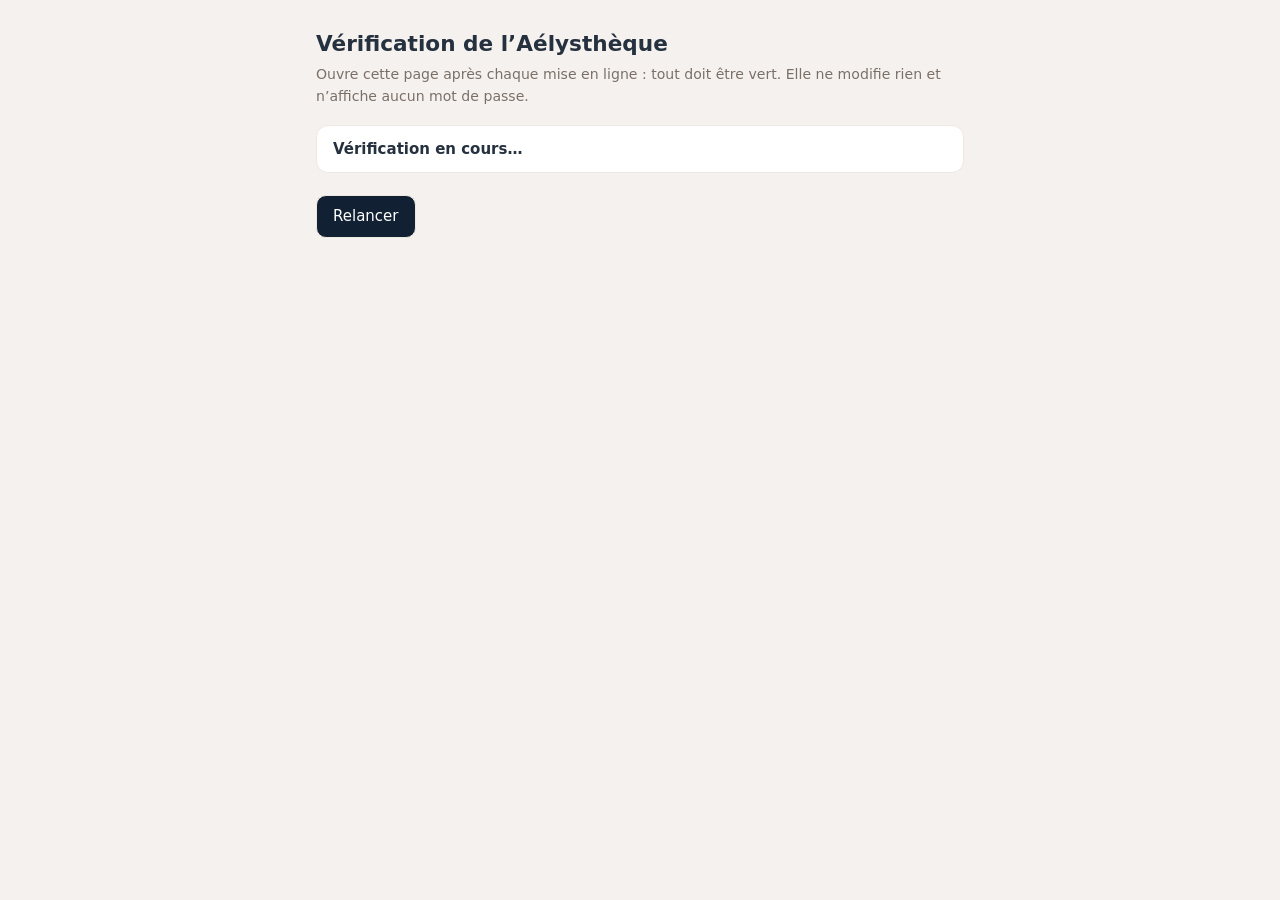
<file: verif.html>
<!DOCTYPE html>
<html lang="fr">
<head>
<meta charset="UTF-8" />
<meta name="viewport" content="width=device-width, initial-scale=1.0" />
<meta name="robots" content="noindex, nofollow" />
<title>Aélysthèque · Vérification</title>
<style>
  :root { --bg: #F5F1EE; --card: #fff; --text: #26313F; --muted: #7A7068; --ok: #2F7D4F; --warn: #A87B27; --ko: #B3402F; --line: #EFE8E0; }
  * { box-sizing: border-box; }
  body { margin: 0; background: var(--bg); color: var(--text); font: 15px/1.5 system-ui, 'Segoe UI', sans-serif; }
  main { max-width: 680px; margin: 0 auto; padding: 28px 16px 60px; }
  h1 { margin: 0 0 4px; font-size: 1.35rem; }
  p.sub { margin: 0 0 18px; color: var(--muted); font-size: .88rem; }
  .sum { padding: 12px 16px; border-radius: 12px; font-weight: 600; margin-bottom: 14px; background: var(--card); border: 1px solid var(--line); }
  .sum.ok { color: var(--ok); } .sum.ko { color: var(--ko); } .sum.warn { color: var(--warn); }
  .row { display: flex; gap: 10px; padding: 10px 14px; background: var(--card); border: 1px solid var(--line); border-radius: 12px; margin-bottom: 8px; }
  .row .i { flex: none; width: 1.4em; text-align: center; }
  .row b { display: block; font-weight: 600; }
  .row small { color: var(--muted); display: block; word-break: break-word; }
  button { font: inherit; padding: 9px 16px; border-radius: 10px; border: 1px solid var(--line); background: #112033; color: #fff; cursor: pointer; margin-top: 8px; }
  iframe { position: absolute; width: 1280px; height: 800px; left: -9999px; top: 0; border: 0; }
</style>
</head>
<body>
<main>
  <h1>Vérification de l’Aélysthèque</h1>
  <p class="sub">Ouvre cette page après chaque mise en ligne : tout doit être vert. Elle ne modifie rien et n’affiche aucun mot de passe.</p>
  <div id="sum" class="sum">Vérification en cours…</div>
  <div id="res"></div>
  <button id="again">Relancer</button>
</main>
<iframe id="fr" title="test" tabindex="-1" aria-hidden="true"></iframe>
<script src="config.js"></script>
<script>
(function () {
  const C = window.AELYS_CONFIG || {}, $ = id => document.getElementById(id);
  const out = [];
  const add = (st, name, detail) => out.push({ st, name, detail: detail || '' });
  const hdr = { apikey: C.supabaseAnonKey, Authorization: 'Bearer ' + C.supabaseAnonKey, 'Content-Type': 'application/json' };
  const rpc = (fn, body) => fetch(`${C.supabaseUrl}/rest/v1/rpc/${fn}`, { method: 'POST', headers: hdr, body: JSON.stringify(body || {}) });
  const head = async url => { try { const r = await fetch(url, { method: 'HEAD', cache: 'no-store' }); return r.ok ? r : null; } catch (e) { return null; } };

  async function run() {
    out.length = 0; $('sum').className = 'sum'; $('sum').textContent = 'Vérification en cours…'; $('res').innerHTML = '';

    // Fichiers du site
    for (const f of ['index.html', 'admin.html', 'wallpaper.jpg', 'fonts/fonts.css', 'vendor/supabase-2.45.4.min.js', 'vendor/xlsx-0.20.3.full.min.js', 'config.js'])
      add(await head(f) ? 'ok' : 'ko', 'Fichier ' + f, await head(f) ? '' : 'introuvable : il manque dans GitHub ?');

    // Configuration
    if (!C.supabaseUrl || !C.supabaseAnonKey) { add('ko', 'config.js', 'supabaseUrl / supabaseAnonKey manquants'); return show(); }
    add('ok', 'config.js renseigné');

    // Liste publique
    try {
      const r = await rpc('get_tools'); const d = await r.json();
      if (!r.ok || !Array.isArray(d.tools)) throw new Error('réponse inattendue (' + r.status + ')');
      add('ok', 'Liste des outils (get_tools)', d.tools.length + ' outil(s), ' + d.tools.filter(t => t.locked).length + ' programmé(s)');
      add('banner' in d ? 'ok' : 'warn', 'SQL « améliorations » (bandeau, retrait programmé)', 'banner' in d ? 'installé' : 'pas encore lancé : supabase-ameliorations.sql');
      add(Array.isArray(d.general) ? 'ok' : 'warn', 'SQL « vidéos » (tutos généraux)', Array.isArray(d.general) ? 'installé' : 'pas encore lancé : supabase-videos.sql');
      const leak = d.tools.filter(t => t.locked && (t.url || t.icon || t.image));
      add(leak.length ? 'ko' : 'ok', 'Outils programmés bien masqués côté serveur', leak.length ? leak.length + ' fuite(s) !' : 'nom, lien et icône cachés jusqu’à l’heure');
    } catch (e) { add('ko', 'Liste des outils (get_tools)', String(e.message || e)); }

    // Identifiants : le service répond, un faux code est refusé proprement (rien n'est divulgué)
    try {
      const r = await rpc('get_credentials', { p_code: '__verif__' });
      if (r.status === 404) add('warn', 'Identifiants par magasin', 'pas encore activé : supabase-identifiants.sql');
      else if (r.status === 400) add('warn', 'Identifiants par magasin', 'trop d’essais récents depuis cette connexion (protection active) : réessaie dans 10 min');
      else { const d = await r.json(); add(r.ok && d === null ? 'ok' : 'ko', 'Identifiants : un faux code est refusé', r.ok && d === null ? 'aucune donnée renvoyée' : 'réponse inattendue !'); }
    } catch (e) { add('ko', 'Identifiants par magasin', String(e.message || e)); }

    // Statistiques (appel à vide : n'enregistre rien)
    try { const r = await rpc('track', { p_kind: 'test', p_ref: 'verif' }); add(r.status === 404 ? 'warn' : (r.ok ? 'ok' : 'ko'), 'Statistiques anonymes', r.status === 404 ? 'pas encore activées : supabase-ameliorations.sql' : (r.ok ? 'actives' : 'erreur ' + r.status)); }
    catch (e) { add('ko', 'Statistiques anonymes', String(e.message || e)); }

    // En-têtes de sécurité (vercel.json)
    try {
      const r = await fetch('index.html', { cache: 'no-store' });
      const csp = r.headers.get('content-security-policy'), xfo = r.headers.get('x-frame-options');
      add(csp ? 'ok' : 'warn', 'En-têtes de sécurité (CSP)', csp ? 'actifs' : 'absents : vercel.json n’est pas en ligne (normal en local)');
      add(xfo ? 'ok' : 'warn', 'Protection contre l’affichage dans un cadre', xfo ? 'active' : 'absente');
    } catch (e) {}

    // Page d'accueil réellement affichée
    await new Promise(res => {
      const fr = $('fr'); let done = false;
      const finish = () => { if (done) return; done = true; res(); };
      fr.onload = () => setTimeout(() => {
        try {
          const d = fr.contentDocument;
          add(/Aélysthèque/.test(d.title) ? 'ok' : 'ko', 'Titre de la page', d.title);
          add(d.querySelector('h1') ? 'ok' : 'warn', 'Titre principal (h1)');
          const n = d.querySelectorAll('.tool').length;
          add(n > 0 ? 'ok' : 'warn', 'Tuiles affichées', n + ' tuile(s)');
          add(d.getElementById('credBtn') ? 'ok' : 'ko', 'Onglet « Accès »');
        } catch (e) { add('warn', 'Page d’accueil', 'non inspectable : ' + e.message); }
        finish();
      }, 2500);
      fr.src = 'index.html?verif=' + Date.now();
      setTimeout(finish, 9000);
    });
    show();
  }

  function show() {
    const ico = { ok: '✅', warn: '⚠️', ko: '❌' };
    $('res').innerHTML = out.map(o => `<div class="row"><span class="i">${ico[o.st]}</span><div><b>${o.name}</b>${o.detail ? `<small>${String(o.detail).replace(/[<>&]/g, c => ({ '<': '&lt;', '>': '&gt;', '&': '&amp;' }[c]))}</small>` : ''}</div></div>`).join('');
    const ko = out.filter(o => o.st === 'ko').length, warn = out.filter(o => o.st === 'warn').length;
    const s = $('sum');
    s.className = 'sum ' + (ko ? 'ko' : warn ? 'warn' : 'ok');
    s.textContent = ko ? `❌ ${ko} problème(s) à corriger` : warn ? `⚠️ Tout fonctionne, ${warn} point(s) à finaliser` : '✅ Tout est bon';
  }
  $('again').addEventListener('click', run);
  run();
})();
</script>
</body>
</html>
</file>
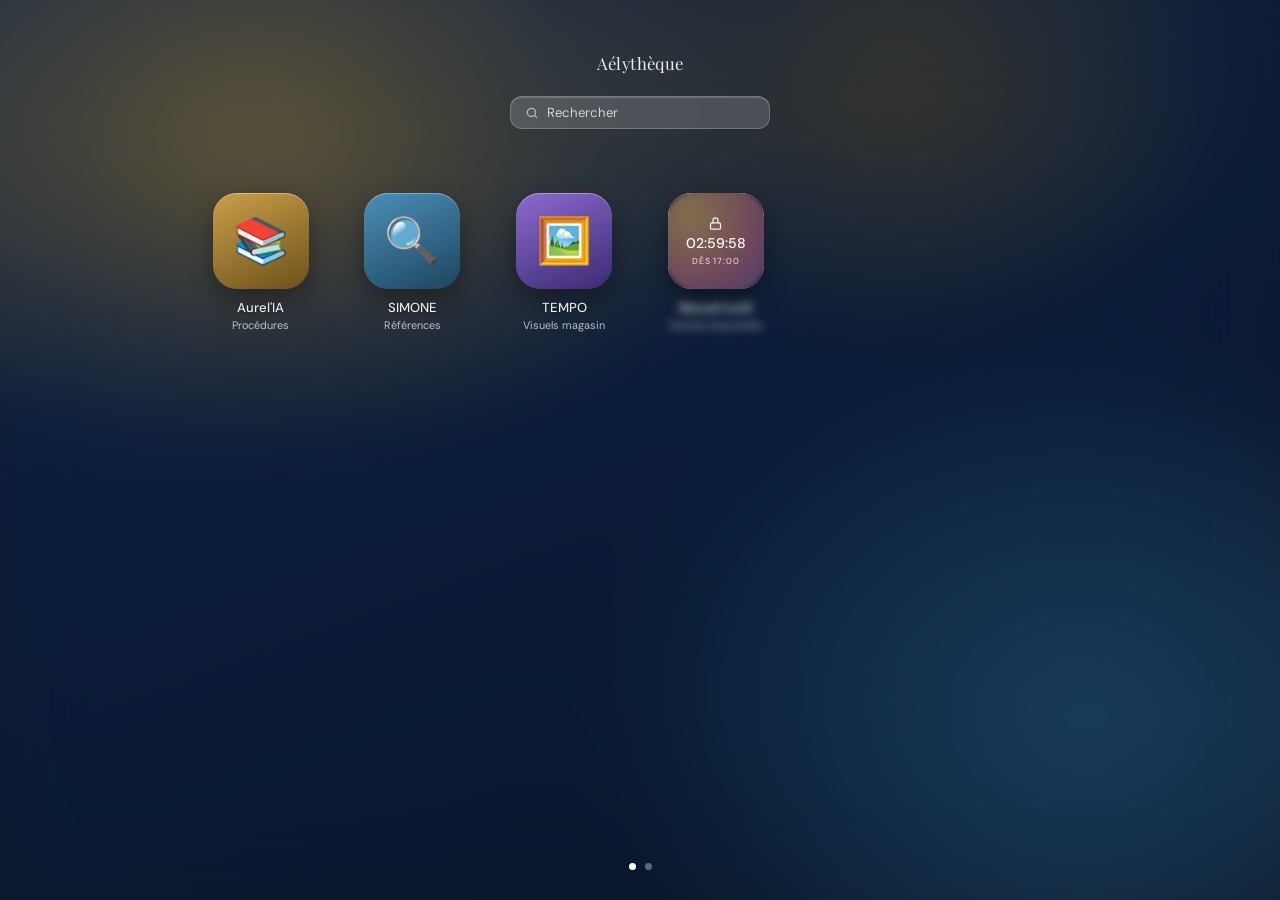
<file: propositions/A-launchpad.html>
<!DOCTYPE html>
<html lang="fr"><head><meta charset="UTF-8"><meta name="viewport" content="width=device-width,initial-scale=1">
<title>Proposition A — Launchpad</title>
<link href="https://fonts.googleapis.com/css2?family=Playfair+Display:wght@600&family=DM+Sans:wght@400;500&display=swap" rel="stylesheet">
<style>
*{box-sizing:border-box;margin:0}
body{min-height:100vh;font-family:'DM Sans',sans-serif;color:#fff;overflow:hidden;
 background:
  radial-gradient(60% 50% at 20% 15%,rgba(201,160,74,.55),transparent 70%),
  radial-gradient(55% 60% at 85% 80%,rgba(59,110,143,.6),transparent 70%),
  radial-gradient(40% 40% at 70% 10%,rgba(168,123,39,.35),transparent 70%),
  linear-gradient(160deg,#16294a,#0a1424);}
.veil{position:fixed;inset:0;backdrop-filter:blur(40px) saturate(1.3);background:rgba(10,20,36,.25)}
.stage{position:relative;z-index:1;min-height:100vh;display:flex;flex-direction:column;align-items:center;padding:52px 24px 30px}
.brand{font-family:'Playfair Display',serif;font-size:1.05rem;letter-spacing:.4px;opacity:.9;margin-bottom:22px}
.search{display:flex;align-items:center;gap:8px;width:min(260px,100%);padding:7px 14px;border-radius:12px;
 background:rgba(255,255,255,.16);border:1px solid rgba(255,255,255,.22);backdrop-filter:blur(20px);
 box-shadow:inset 0 1px 0 rgba(255,255,255,.18);font-size:.82rem;color:rgba(255,255,255,.75)}
.search svg{width:14px;height:14px;opacity:.8}
.grid{flex:1;display:grid;grid-template-columns:repeat(auto-fill,minmax(130px,1fr));gap:44px 10px;width:min(900px,100%);
 align-content:start;justify-items:center;margin-top:64px}
.app{width:112px;text-align:center}
.ico{width:96px;height:96px;margin:0 auto 10px;border-radius:24px;position:relative;overflow:hidden;display:flex;align-items:center;
 justify-content:center;font-size:2.8rem;box-shadow:0 10px 24px rgba(0,0,0,.35),inset 0 1px 0 rgba(255,255,255,.35);
 transition:transform .2s cubic-bezier(.2,.8,.2,1)}
.app:hover .ico{transform:scale(1.1)}
.app b{display:block;font-size:.82rem;font-weight:500;text-shadow:0 1px 3px rgba(0,0,0,.5)}
.app small{display:block;font-size:.68rem;opacity:.7;margin-top:2px}
.g1{background:linear-gradient(155deg,#C9A04A,#6e501a)}
.g2{background:linear-gradient(155deg,#4c8fb8,#1d4560)}
.g3{background:linear-gradient(155deg,#8c6bd0,#3b2a73)}
.locked .ico{background:linear-gradient(155deg,#3B6E8F,#1c3a50)}
.locked .ico::before{content:"";position:absolute;inset:-20%;background:radial-gradient(circle at 30% 30%,#e8c46a,#c56a8a 55%,#4c6fd0);filter:blur(14px)}
.lock{position:absolute;inset:0;display:flex;flex-direction:column;align-items:center;justify-content:center;gap:3px;background:rgba(10,20,36,.45);backdrop-filter:blur(2px)}
.lock svg{width:15px;height:15px;opacity:.9}
.cd{font-size:.88rem;font-weight:500;font-variant-numeric:tabular-nums}
.at{font-size:.55rem;letter-spacing:.8px;text-transform:uppercase;opacity:.85}
.locked b,.locked small{filter:blur(5px)}
.dots{display:flex;gap:9px;padding-top:20px}
.dots i{width:7px;height:7px;border-radius:50%;background:rgba(255,255,255,.35)}.dots i:first-child{background:#fff}
</style></head><body><div class="veil"></div>
<div class="stage">
 <div class="brand">Aélythèque</div>
 <div class="search"><svg viewBox="0 0 24 24" fill="none" stroke="currentColor" stroke-width="2.2" stroke-linecap="round"><circle cx="11" cy="11" r="7"/><path d="m20 20-3.5-3.5"/></svg>Rechercher</div>
 <div class="grid">
  <div class="app"><div class="ico g1">📚</div><b>Aurel'IA</b><small>Procédures</small></div>
  <div class="app"><div class="ico g2">🔍</div><b>SIMONE</b><small>Références</small></div>
  <div class="app"><div class="ico g3">🖼️</div><b>TEMPO</b><small>Visuels magasin</small></div>
  <div class="app locked"><div class="ico"><div class="lock">
   <svg viewBox="0 0 24 24" fill="none" stroke="currentColor" stroke-width="2" stroke-linecap="round" stroke-linejoin="round"><rect x="4" y="11" width="16" height="10" rx="2"/><path d="M8 11V7a4 4 0 0 1 8 0v4"/></svg>
   <span class="cd" id="cd">03:00:00</span><span class="at">dès 17:00</span></div></div>
   <b>Nouvel outil</b><small>Bientôt disponible</small></div>
 </div>
 <div class="dots"><i></i><i></i></div>
</div>
<script>const t=Date.now()+3*3600e3;const p=n=>String(n).padStart(2,'0');
setInterval(()=>{const s=Math.max(0,(t-Date.now())/1000|0);document.getElementById('cd').textContent=`${p(s/3600|0)}:${p(s%3600/60|0)}:${p(s%60)}`},1000)</script>
</body></html>
</file>
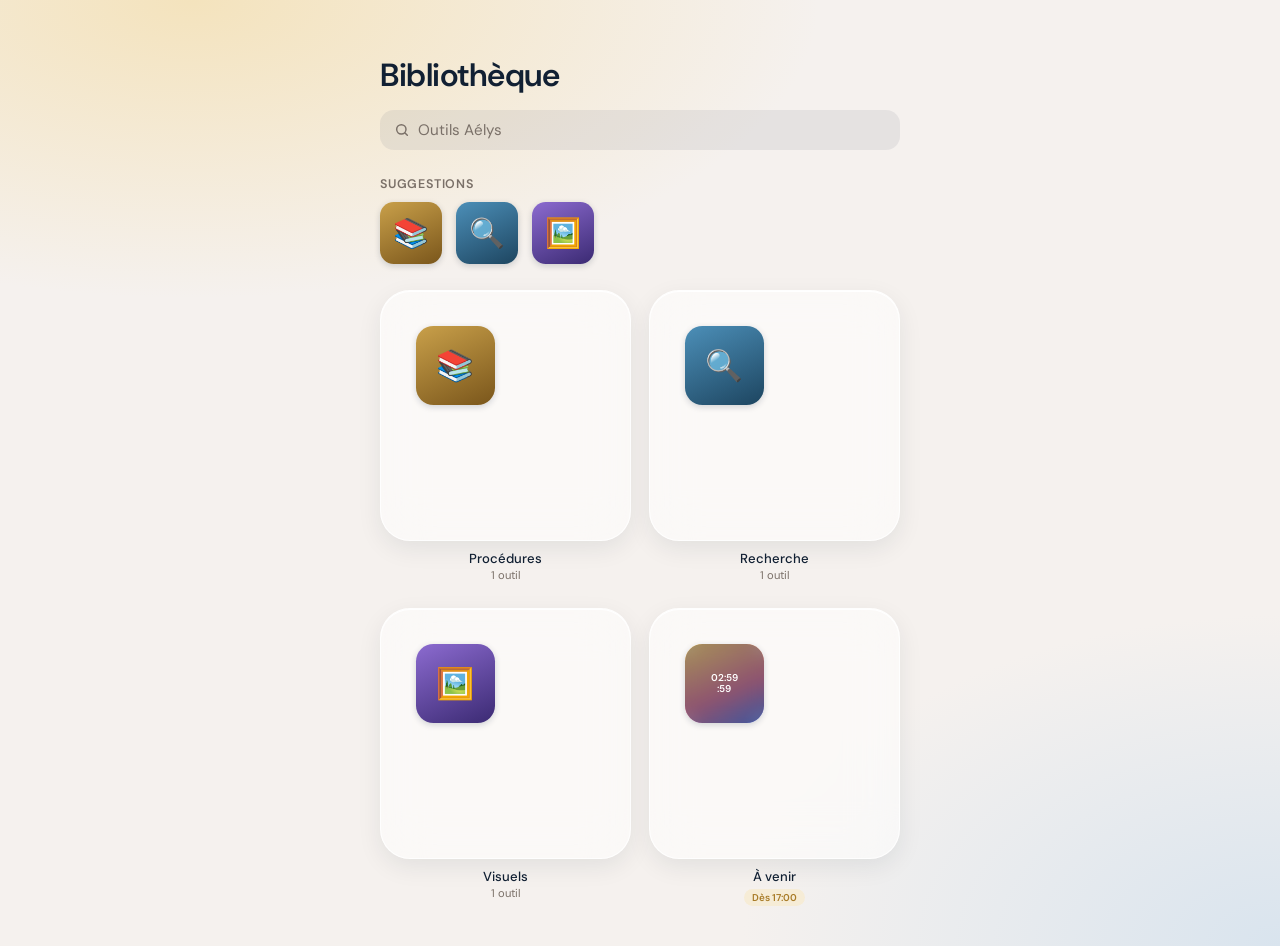
<file: propositions/B-bibliotheque-ios.html>
<!DOCTYPE html>
<html lang="fr"><head><meta charset="UTF-8"><meta name="viewport" content="width=device-width,initial-scale=1">
<title>Proposition B — Bibliothèque d'apps</title>
<link href="https://fonts.googleapis.com/css2?family=Playfair+Display:wght@600&family=DM+Sans:wght@400;500;600&display=swap" rel="stylesheet">
<style>
*{box-sizing:border-box;margin:0}
body{min-height:100vh;font-family:'DM Sans',sans-serif;color:#112033;
 background:radial-gradient(70% 45% at 15% 0%,#f4e3bd,transparent 70%),radial-gradient(60% 50% at 100% 100%,#d9e4ee,transparent 70%),#F5F1EE}
.wrap{max-width:560px;margin:0 auto;padding:54px 20px 40px}
h1{font-size:2rem;font-weight:600;letter-spacing:-.5px;margin-bottom:14px}
.search{display:flex;align-items:center;gap:8px;padding:10px 14px;border-radius:14px;background:rgba(118,118,128,.12);
 color:#7a7068;font-size:.95rem;margin-bottom:26px}
.search svg{width:16px;height:16px}
.folders{display:grid;grid-template-columns:1fr 1fr;gap:26px 18px}
.folder{text-align:center}
.box{aspect-ratio:1;border-radius:30px;padding:14%;background:rgba(255,255,255,.55);backdrop-filter:blur(24px);
 border:1px solid rgba(255,255,255,.8);box-shadow:0 8px 24px rgba(17,32,51,.08),inset 0 1px 0 #fff;
 display:grid;grid-template-columns:1fr 1fr;grid-template-rows:1fr 1fr;gap:12%}
.mini{border-radius:22%;display:flex;align-items:center;justify-content:center;font-size:1.9rem;position:relative;overflow:hidden;
 box-shadow:0 2px 6px rgba(17,32,51,.18)}
.g1{background:linear-gradient(155deg,#C9A04A,#7a561b)}
.g2{background:linear-gradient(155deg,#4c8fb8,#1d4560)}
.g3{background:linear-gradient(155deg,#8c6bd0,#3b2a73)}
.soon{background:linear-gradient(155deg,#e8c46a,#c56a8a 60%,#4c6fd0)}
.soon::after{content:"";position:absolute;inset:0;backdrop-filter:blur(7px);background:rgba(17,32,51,.3)}
.soon span{position:relative;z-index:1;color:#fff;font-size:.62rem;font-weight:600;font-variant-numeric:tabular-nums;text-align:center;line-height:1.15}
.folder p{margin-top:9px;font-size:.82rem;font-weight:500}
.folder small{display:block;color:#7a7068;font-size:.7rem;margin-top:1px}
.badge{display:inline-block;margin-top:3px;font-size:.62rem;font-weight:600;color:#A87B27;background:#f6ecd6;padding:2px 8px;border-radius:99px;filter:none}
.suggest{margin-bottom:26px}
.suggest h2{font-size:.78rem;text-transform:uppercase;letter-spacing:.8px;color:#7a7068;margin-bottom:10px;font-weight:600}
.row{display:flex;gap:14px}
.row .mini{width:62px;height:62px;flex:none;font-size:1.8rem}
</style></head><body><div class="wrap">
 <h1>Bibliothèque</h1>
 <div class="search"><svg viewBox="0 0 24 24" fill="none" stroke="currentColor" stroke-width="2.2" stroke-linecap="round"><circle cx="11" cy="11" r="7"/><path d="m20 20-3.5-3.5"/></svg>Outils Aélys</div>
 <div class="suggest"><h2>Suggestions</h2><div class="row">
  <div class="mini g1">📚</div><div class="mini g2">🔍</div><div class="mini g3">🖼️</div></div></div>
 <div class="folders">
  <div class="folder"><div class="box"><div class="mini g1">📚</div></div><p>Procédures</p><small>1 outil</small></div>
  <div class="folder"><div class="box"><div class="mini g2">🔍</div></div><p>Recherche</p><small>1 outil</small></div>
  <div class="folder"><div class="box"><div class="mini g3">🖼️</div></div><p>Visuels</p><small>1 outil</small></div>
  <div class="folder"><div class="box"><div class="mini soon"><span id="cd">03:00<br>:00</span></div></div><p>À venir</p><span class="badge">Dès 17:00</span></div>
 </div>
</div>
<script>const t=Date.now()+3*3600e3,p=n=>String(n).padStart(2,'0');
setInterval(()=>{const s=Math.max(0,(t-Date.now())/1000|0);document.getElementById('cd').innerHTML=`${p(s/3600|0)}:${p(s%3600/60|0)}<br>:${p(s%60)}`},1000)</script>
</body></html>
</file>
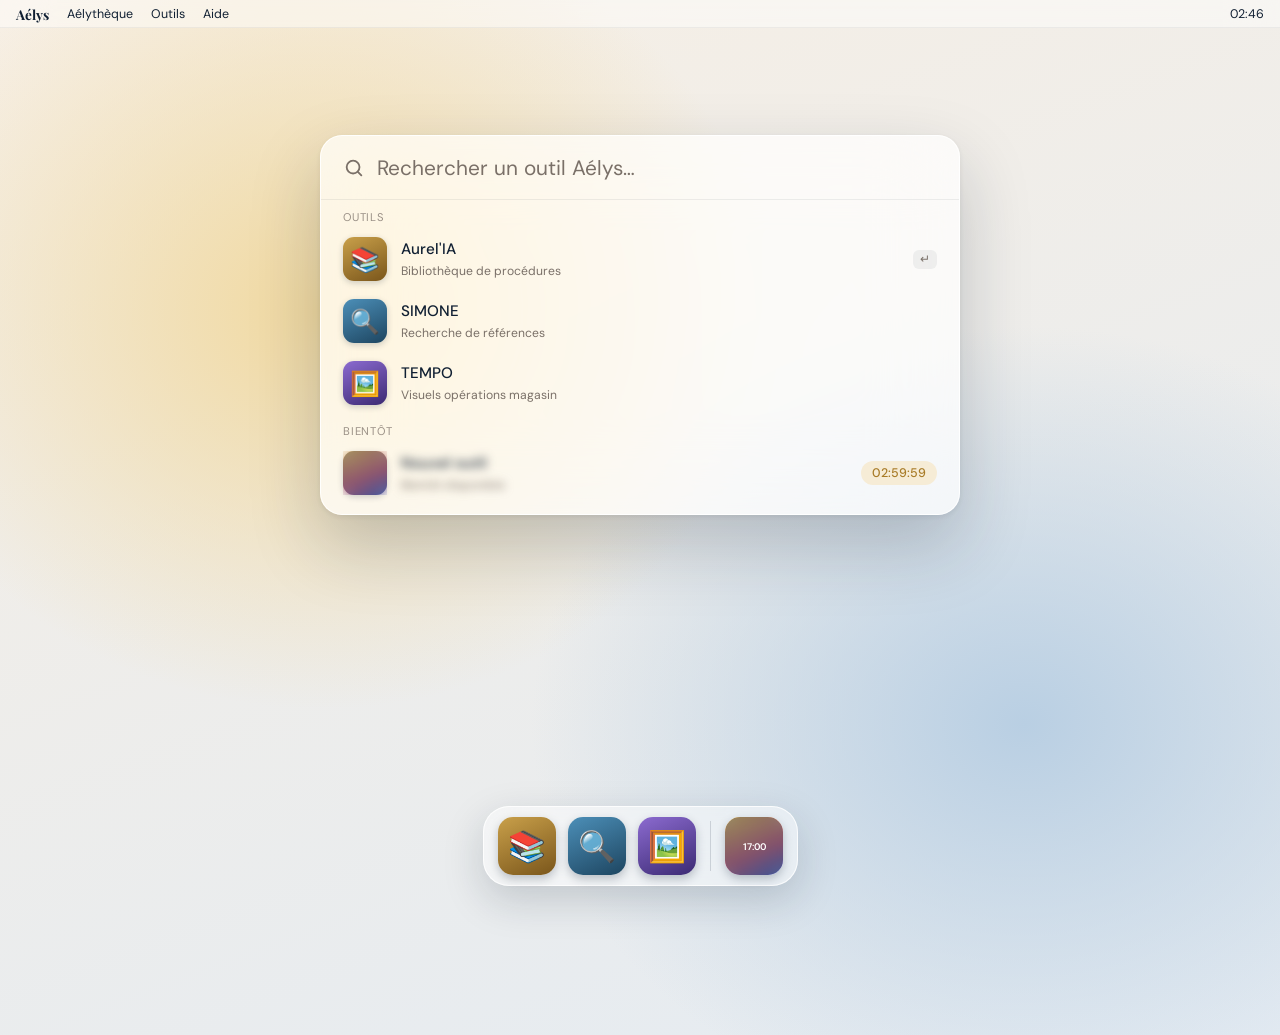
<file: propositions/C-spotlight-dock.html>
<!DOCTYPE html>
<html lang="fr"><head><meta charset="UTF-8"><meta name="viewport" content="width=device-width,initial-scale=1">
<title>Proposition C — Spotlight + Dock</title>
<link href="https://fonts.googleapis.com/css2?family=Playfair+Display:wght@600&family=DM+Sans:wght@400;500&display=swap" rel="stylesheet">
<style>
*{box-sizing:border-box;margin:0}
body{min-height:100vh;font-family:'DM Sans',sans-serif;color:#112033;overflow:hidden;
 background:radial-gradient(50% 55% at 25% 30%,#f1d9a0,transparent 70%),radial-gradient(55% 55% at 80% 70%,#b9cfe3,transparent 70%),linear-gradient(160deg,#f7efe4,#e4ebf2)}
.menubar{position:fixed;top:0;left:0;right:0;height:28px;display:flex;align-items:center;gap:18px;padding:0 16px;font-size:.78rem;
 background:rgba(255,255,255,.45);backdrop-filter:blur(24px);border-bottom:1px solid rgba(17,32,51,.06)}
.menubar b{font-family:'Playfair Display',serif;font-size:.85rem}.menubar .sp{margin-left:auto}
.spot{position:relative;z-index:1;width:min(640px,calc(100% - 32px));margin:15vh auto 0;border-radius:22px;overflow:hidden;
 background:rgba(255,255,255,.72);backdrop-filter:blur(40px) saturate(1.5);border:1px solid rgba(255,255,255,.9);
 box-shadow:0 30px 70px rgba(17,32,51,.22),0 2px 6px rgba(17,32,51,.08)}
.q{display:flex;align-items:center;gap:12px;padding:18px 22px;font-size:1.3rem;color:#7a7068;border-bottom:1px solid rgba(17,32,51,.07)}
.q svg{width:22px;height:22px}
.sec{padding:10px 22px 4px;font-size:.7rem;text-transform:uppercase;letter-spacing:.8px;color:#9a9086}
.res{display:flex;align-items:center;gap:14px;padding:9px 14px;margin:0 8px;border-radius:12px}
.res:first-of-type{background:rgba(168,123,39,.14)}
.res .i{width:44px;height:44px;border-radius:11px;flex:none;display:flex;align-items:center;justify-content:center;font-size:1.5rem;position:relative;overflow:hidden;box-shadow:0 2px 6px rgba(17,32,51,.2)}
.res .t{flex:1;min-width:0}.res b{display:block;font-size:.95rem;font-weight:500}.res small{color:#7a7068;font-size:.76rem}
.res kbd{font:500 .72rem 'DM Sans';color:#7a7068;background:rgba(17,32,51,.06);padding:2px 7px;border-radius:6px}
.g1{background:linear-gradient(155deg,#C9A04A,#7a561b)}.g2{background:linear-gradient(155deg,#4c8fb8,#1d4560)}.g3{background:linear-gradient(155deg,#8c6bd0,#3b2a73)}
.soon .i{background:linear-gradient(155deg,#e8c46a,#c56a8a 60%,#4c6fd0)}
.soon .i::after{content:"";position:absolute;inset:0;backdrop-filter:blur(6px);background:rgba(17,32,51,.3)}
.soon .t{filter:blur(5px)}
.pill{font-size:.78rem;font-weight:500;font-variant-numeric:tabular-nums;color:#A87B27;background:#f6ecd6;padding:4px 11px;border-radius:99px}
.dockwrap{position:fixed;bottom:14px;left:0;right:0;display:flex;justify-content:center}
.dock{display:flex;align-items:flex-end;gap:12px;padding:10px 14px;border-radius:26px;background:rgba(255,255,255,.45);
 backdrop-filter:blur(30px);border:1px solid rgba(255,255,255,.8);box-shadow:0 14px 40px rgba(17,32,51,.18)}
.dock .d{width:58px;height:58px;border-radius:15px;display:flex;align-items:center;justify-content:center;font-size:1.9rem;
 box-shadow:0 4px 10px rgba(17,32,51,.25);transition:transform .2s cubic-bezier(.2,.8,.2,1);transform-origin:bottom;position:relative;overflow:hidden}
.dock .d:hover{transform:scale(1.35) translateY(-4px)}
.dock .soon-d{background:linear-gradient(155deg,#e8c46a,#c56a8a 60%,#4c6fd0)}
.dock .soon-d::after{content:"";position:absolute;inset:0;backdrop-filter:blur(6px);background:rgba(17,32,51,.35)}
.dock .soon-d span{position:relative;z-index:1;font-size:.6rem;color:#fff;font-weight:600}
.sep{width:1px;align-self:stretch;margin:4px 2px;background:rgba(17,32,51,.15)}
</style></head><body>
<div class="menubar"><b>Aélys</b><span>Aélythèque</span><span>Outils</span><span>Aide</span><span class="sp" id="clock">16:42</span></div>
<div class="spot">
 <div class="q"><svg viewBox="0 0 24 24" fill="none" stroke="currentColor" stroke-width="2" stroke-linecap="round"><circle cx="11" cy="11" r="7"/><path d="m20 20-3.5-3.5"/></svg>Rechercher un outil Aélys…</div>
 <div class="sec">Outils</div>
 <div class="res"><div class="i g1">📚</div><div class="t"><b>Aurel'IA</b><small>Bibliothèque de procédures</small></div><kbd>↵</kbd></div>
 <div class="res"><div class="i g2">🔍</div><div class="t"><b>SIMONE</b><small>Recherche de références</small></div></div>
 <div class="res"><div class="i g3">🖼️</div><div class="t"><b>TEMPO</b><small>Visuels opérations magasin</small></div></div>
 <div class="sec">Bientôt</div>
 <div class="res soon" style="margin-bottom:10px"><div class="i"></div><div class="t"><b>Nouvel outil</b><small>Bientôt disponible</small></div><span class="pill" id="cd">03:00:00</span></div>
</div>
<div class="dockwrap"><div class="dock">
 <div class="d g1">📚</div><div class="d g2">🔍</div><div class="d g3">🖼️</div><div class="sep"></div><div class="d soon-d"><span id="cd2">17:00</span></div>
</div></div>
<script>const t=Date.now()+3*3600e3,p=n=>String(n).padStart(2,'0');
setInterval(()=>{const s=Math.max(0,(t-Date.now())/1000|0);document.getElementById('cd').textContent=`${p(s/3600|0)}:${p(s%3600/60|0)}:${p(s%60)}`},1000);
const n=new Date();document.getElementById('clock').textContent=p(n.getHours())+':'+p(n.getMinutes())</script>
</body></html>
</file>
<file: fonts/fonts.css>
/* Polices hébergées (latin) : Playfair Display 500/600, DM Sans 300/400/500 */
@font-face { font-family: 'DM Sans'; font-style: normal; font-weight: 300; font-display: swap; src: url('dm-sans-002a94d0.woff2') format('woff2'); unicode-range: U+0000-00FF, U+0131, U+0152-0153, U+02BB-02BC, U+02C6, U+02DA, U+02DC, U+0304, U+0308, U+0329, U+2000-206F, U+20AC, U+2122, U+2191, U+2193, U+2212, U+2215, U+FEFF, U+FFFD; }
@font-face { font-family: 'DM Sans'; font-style: normal; font-weight: 400; font-display: swap; src: url('dm-sans-002a94d0.woff2') format('woff2'); unicode-range: U+0000-00FF, U+0131, U+0152-0153, U+02BB-02BC, U+02C6, U+02DA, U+02DC, U+0304, U+0308, U+0329, U+2000-206F, U+20AC, U+2122, U+2191, U+2193, U+2212, U+2215, U+FEFF, U+FFFD; }
@font-face { font-family: 'DM Sans'; font-style: normal; font-weight: 500; font-display: swap; src: url('dm-sans-002a94d0.woff2') format('woff2'); unicode-range: U+0000-00FF, U+0131, U+0152-0153, U+02BB-02BC, U+02C6, U+02DA, U+02DC, U+0304, U+0308, U+0329, U+2000-206F, U+20AC, U+2122, U+2191, U+2193, U+2212, U+2215, U+FEFF, U+FFFD; }
@font-face { font-family: 'Playfair Display'; font-style: normal; font-weight: 500; font-display: swap; src: url('playfair-display-61a96359.woff2') format('woff2'); unicode-range: U+0000-00FF, U+0131, U+0152-0153, U+02BB-02BC, U+02C6, U+02DA, U+02DC, U+0304, U+0308, U+0329, U+2000-206F, U+20AC, U+2122, U+2191, U+2193, U+2212, U+2215, U+FEFF, U+FFFD; }
@font-face { font-family: 'Playfair Display'; font-style: normal; font-weight: 600; font-display: swap; src: url('playfair-display-61a96359.woff2') format('woff2'); unicode-range: U+0000-00FF, U+0131, U+0152-0153, U+02BB-02BC, U+02C6, U+02DA, U+02DC, U+0304, U+0308, U+0329, U+2000-206F, U+20AC, U+2122, U+2191, U+2193, U+2212, U+2215, U+FEFF, U+FFFD; }
</file>
